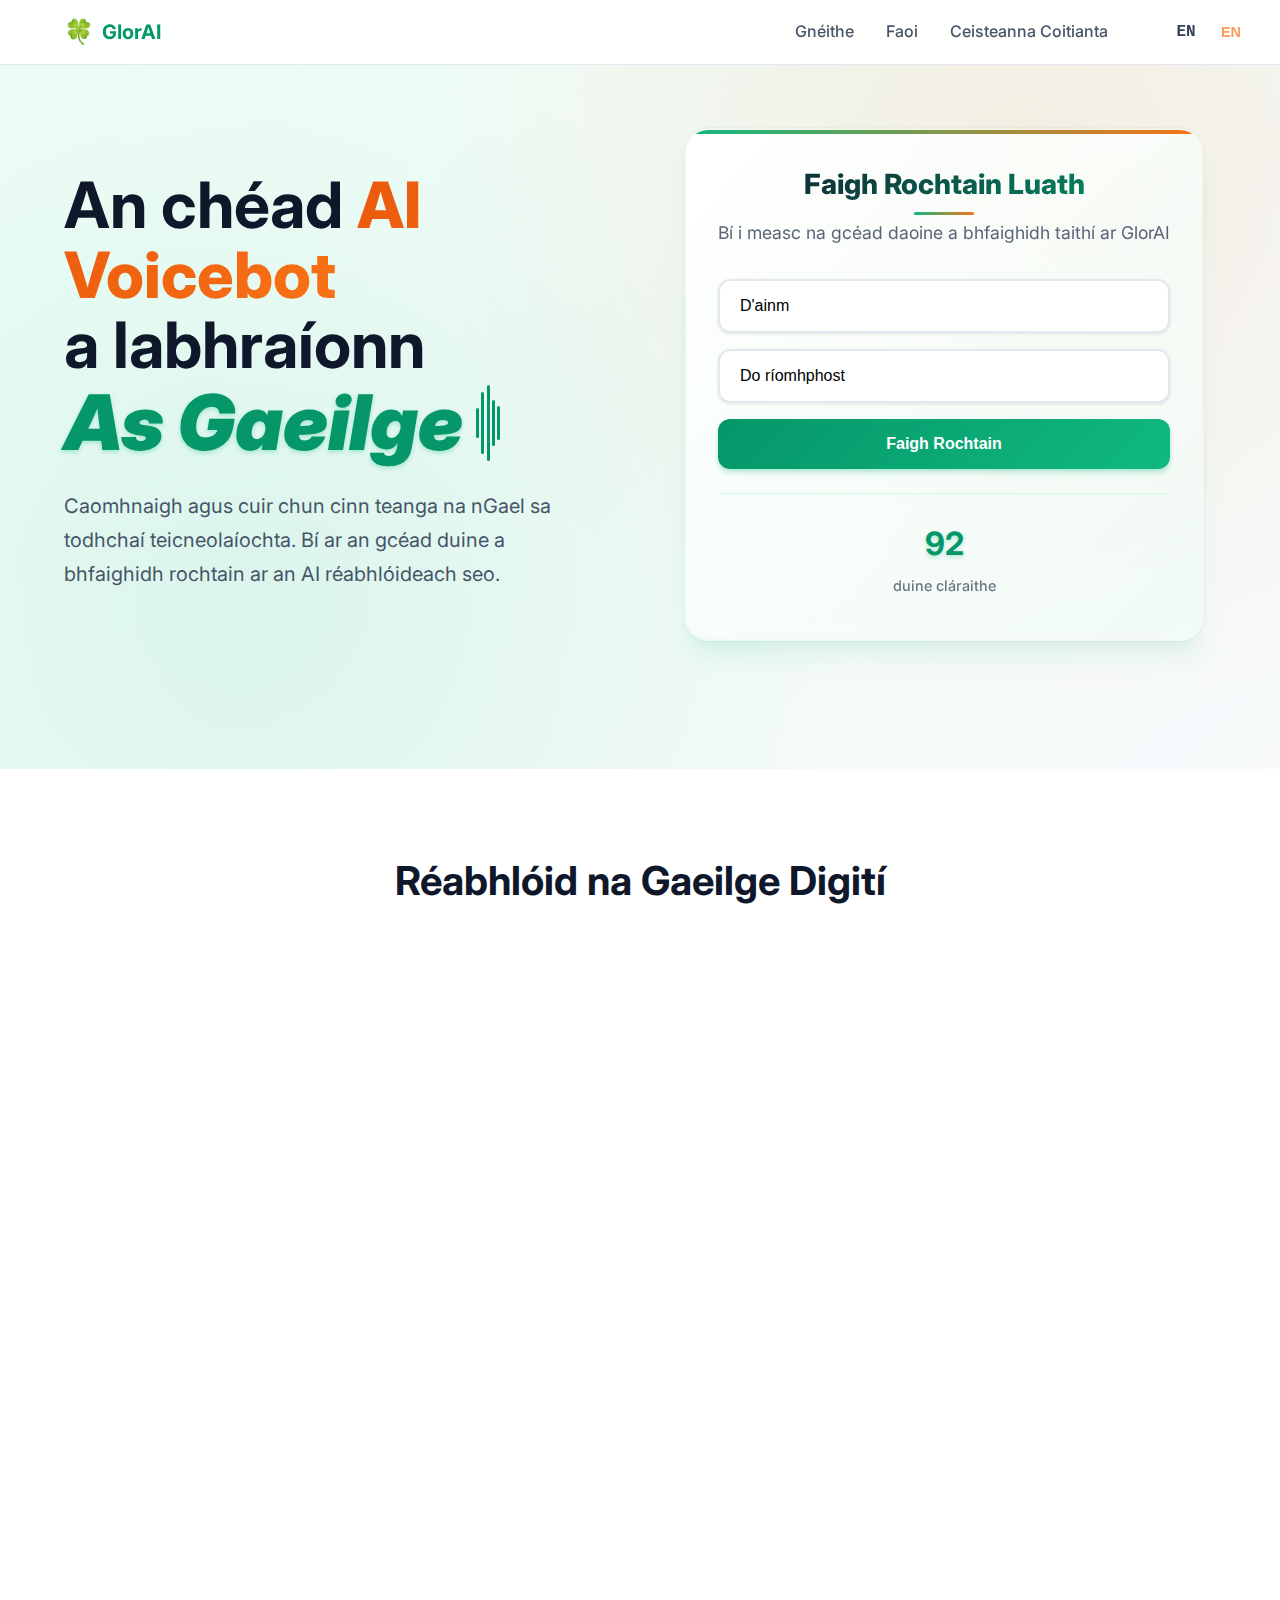
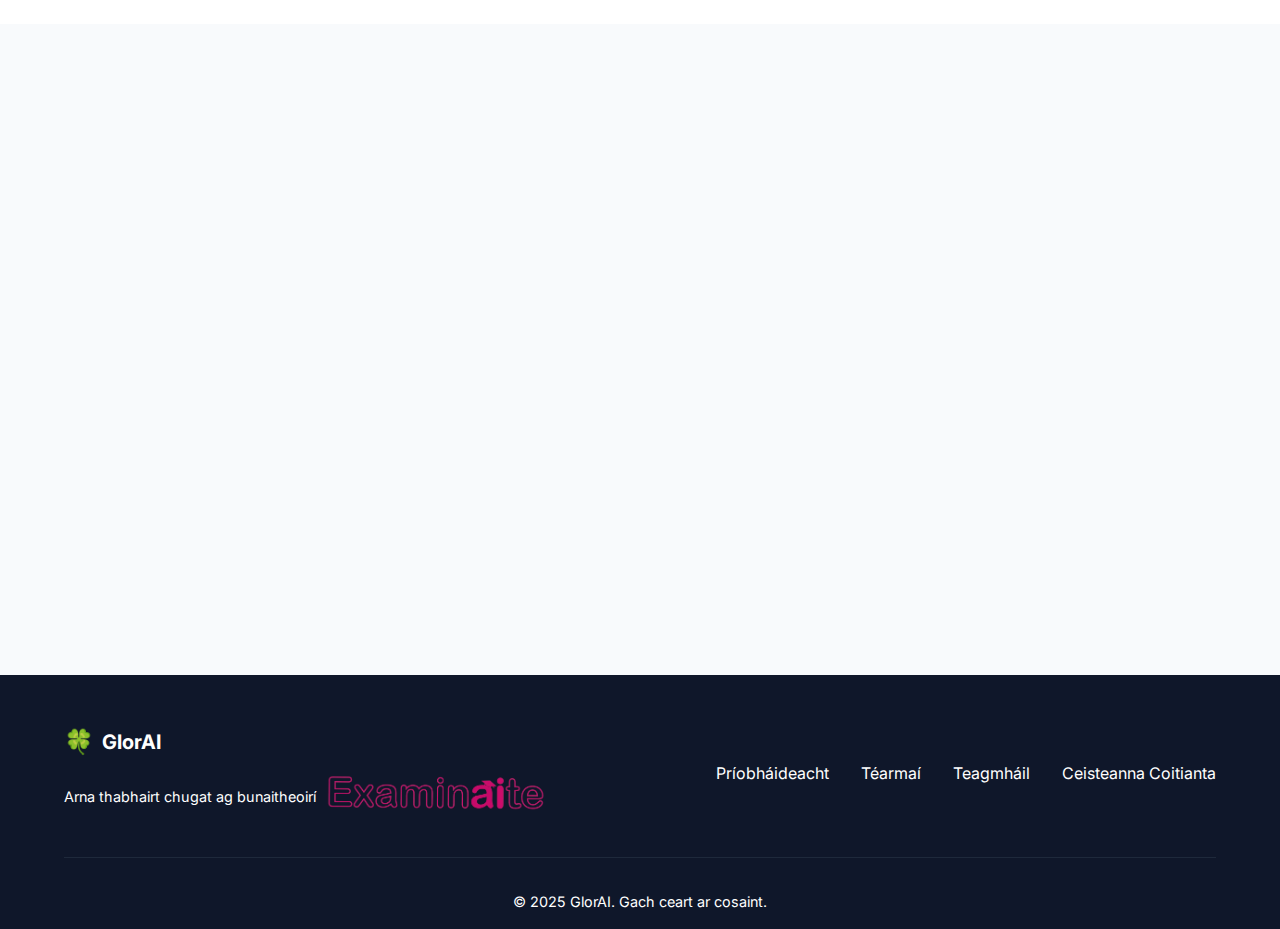
<file: index.html>
<!DOCTYPE html>
<html lang="en" class="notranslate" translate="no">
<head>
    <meta charset="UTF-8">
    <meta name="viewport" content="width=device-width, initial-scale=1.0">
    <title>GlorAI - An tIntleacht Shaorga As Gaeilge</title>
    <meta name="description" content="The first AI Voicebot that speaks Irish. Preserving the Irish language through cutting-edge technology.">
    <meta name="google" content="notranslate">
    <link rel="stylesheet" href="styles.css?v=3.4">
    <link rel="preconnect" href="https://fonts.googleapis.com">
    <link rel="preconnect" href="https://fonts.gstatic.com" crossorigin>
    <link href="https://fonts.googleapis.com/css2?family=Inter:wght@300;400;500;600;700&display=swap" rel="stylesheet">
    <link rel="icon" type="image/svg+xml" href="data:image/svg+xml,<svg xmlns='http://www.w3.org/2000/svg' viewBox='0 0 100 100'><text y='.9em' font-size='90'>🍀</text></svg>">
</head>
<body>
    <header class="header">
        <nav class="nav">
            <div class="nav-container">
                <div class="logo">
                    <span class="logo-icon">🍀</span>
                    <span class="logo-text">GlorAI</span>
                </div>
                <div class="nav-links">
                    <a href="#features" class="nav-link" data-en="Features" data-ga="Gnéithe">Features</a>
                    <a href="#about" class="nav-link" data-en="About" data-ga="Faoi">About</a>
                    <a href="faq.html" class="nav-link" data-en="FAQ" data-ga="Ceisteanna Coitianta">FAQ</a>
                    <div class="language-toggle">
                        <button type="button" id="langToggle" class="lang-button">
                            <span class="lang-text">EN</span>
                        </button>
                    </div>
                </div>
            </div>
        </nav>
    </header>

    <main>
        <!-- Hero Section -->
        <section class="hero">
            <div class="hero-container">
                <div class="hero-content">
                    <h1 class="hero-title">
                        <span data-en="The first <span class='ai-voicebot'>AI Voicebot</span><br>that speaks <span class='irish-text-with-waves'><span class='irish-text'>Irish</span><span class='text-sound-waves'><span class='wave'></span><span class='wave'></span><span class='wave'></span><span class='wave'></span><span class='wave'></span></span></span>" data-ga="An chéad <span class='ai-voicebot'>AI Voicebot</span><br>a labhraíonn <span class='irish-text-with-waves'><span class='irish-text'>As Gaeilge</span><span class='text-sound-waves'><span class='wave'></span><span class='wave'></span><span class='wave'></span><span class='wave'></span><span class='wave'></span></span></span>">The first <span class="ai-voicebot">AI Voicebot</span><br>that speaks <span class="irish-text-with-waves"><span class="irish-text">Irish</span><span class="text-sound-waves"><span class="wave"></span><span class="wave"></span><span class="wave"></span><span class="wave"></span><span class="wave"></span></span></span></span>
                    </h1>
                    
                    <!-- Mobile Form - shown only on mobile between title and description -->
                    <div class="early-access-form mobile-form">
                        <h3 class="form-title" data-en="Get Early Access" data-ga="Faigh Rochtain Luath">Get Early Access</h3>
                        <p class="form-subtitle" data-en="Be among the first to experience GlorAI" data-ga="Bí i measc na gcéad daoine a bhfaighidh taithí ar GlorAI">Be among the first to experience GlorAI</p>
                     
                        <form class="signup-form" id="mobileSignupForm">
                            <div class="form-row">
                                <input type="text" id="mobileName" name="name" class="form-input" placeholder="Your name" data-placeholder-en="Your name" data-placeholder-ga="D'ainm" required>
                                <input type="email" id="mobileEmail" name="email" class="form-input" placeholder="Your email" data-placeholder-en="Your email" data-placeholder-ga="Do ríomhphost" required>
                                <button type="submit" class="submit-btn">
                                    <span data-en="Get Access" data-ga="Faigh Rochtain">Get Access</span>
                                    <div class="button-spinner" id="mobileSpinner" style="display: none;"></div>
                                </button>
                            </div>
                        </form>
                        
                        <div class="signup-stats">
                            <span class="stat-number" id="mobile-waitlist-count">247</span>
                            <span class="stat-label" data-en="people signed up" data-ga="duine cláraithe">people signed up</span>
                        </div>
                        
                        <div class="success-message" id="mobileSuccessMessage" style="display: none;">
                            <div class="success-icon">✅</div>
                            <h4 data-en="Thank you!" data-ga="Go raibh maith agat!">Thank you!</h4>
                            <p data-en="You're on the list! We'll notify you when GlorAI is ready." data-ga="Tá tú ar an liosta! Cuirfimid ar an eolas tú nuair a bheidh GlorAI réidh.">You're on the list! We'll notify you when GlorAI is ready.</p>
                        </div>
                    </div>
                    
                    <p class="hero-description" data-en="Preserve and promote the Irish language through cutting-edge AI technology. Experience the future of Irish conversation." data-ga="Caomhnaigh agus cuir chun cinn teanga na nGael sa todhchaí teicneolaíochta. Bí ar an gcéad duine a bhfaighidh rochtain ar an AI réabhlóideach seo.">
                        Preserve and promote the Irish language through cutting-edge AI technology. Experience the future of Irish conversation.
                    </p>
                </div>
                <div class="hero-visual">
                    <!-- Early Access Form -->
                    <div class="early-access-form">
                        <h3 class="form-title" data-en="Get Early Access" data-ga="Faigh Rochtain Luath">Get Early Access</h3>
                        <p class="form-subtitle" data-en="Be among the first to experience GlorAI" data-ga="Bí i measc na gcéad daoine a bhfaighidh taithí ar GlorAI">Be among the first to experience GlorAI</p>
                     
                        <form class="signup-form" id="signupForm">
                            <div class="form-row">
                                <input type="text" id="name" name="name" class="form-input" placeholder="Your name" data-placeholder-en="Your name" data-placeholder-ga="D'ainm" required>
                                <input type="email" id="email" name="email" class="form-input" placeholder="Your email" data-placeholder-en="Your email" data-placeholder-ga="Do ríomhphost" required>
                                <button type="submit" class="submit-btn">
                                    <span data-en="Get Access" data-ga="Faigh Rochtain">Get Access</span>
                                    <div class="button-spinner" id="spinner" style="display: none;"></div>
                                </button>
                            </div>
                        </form>
                        
                        <div class="signup-stats">
                            <span class="stat-number" id="waitlist-count">247</span>
                            <span class="stat-label" data-en="people signed up" data-ga="duine cláraithe">people signed up</span>
                        </div>
                        
                        <div class="success-message" id="successMessage" style="display: none;">
                            <div class="success-icon">✅</div>
                            <h4 data-en="Thank you!" data-ga="Go raibh maith agat!">Thank you!</h4>
                            <p data-en="You're on the list! We'll notify you when GlorAI is ready." data-ga="Tá tú ar an liosta! Cuirfimid ar an eolas tú nuair a bheidh GlorAI réidh.">You're on the list! We'll notify you when GlorAI is ready.</p>
                        </div>
                    </div>
                </div>
            </div>
        </section>

        <!-- Features Section -->
        <section id="features" class="features">
            <div class="container">
                <h2 class="section-title" data-en="The Digital Irish Revolution" data-ga="Réabhlóid na Gaeilge Digití">Réabhlóid na Gaeilge Digití</h2>
                <div class="features-grid">
                    <div class="feature-card">
                        <div class="feature-icon">🎙️</div>
                        <h3 data-en="Natural Conversation" data-ga="Comhrá Nádúrtha">Comhrá Nádúrtha</h3>
                        <p data-en="Talk to the AI as you would with a friend. It understands different dialects and natural Irish expressions." data-ga="Labhair leis an AI mar a dhéanfá le cara. Tuigeann sé canúintí éagsúla agus friotal nádúrtha na Gaeilge.">Labhair leis an AI mar a dhéanfá le cara. Tuigeann sé canúintí éagsúla agus friotal nádúrtha na Gaeilge.</p>
                    </div>
                    <div class="feature-card">
                        <div class="feature-icon">🧠</div>
                        <h3 data-en="True Understanding" data-ga="Fíor-Thuiscint">Fíor-Thuiscint</h3>
                        <p data-en="Uses the latest AI technology to fully comprehend Irish conversation and context." data-ga="Úsáideann ár dteicneolaíocht AI is déanaí chun ciall iomlán a bhaint as comhrá Gaeilge.">Úsáideann ár dteicneolaíocht AI is déanaí chun ciall iomlán a bhaint as comhrá Gaeilge.</p>
                    </div>
                    <div class="feature-card">
                        <div class="feature-icon">🏛️</div>
                        <h3 data-en="History & Culture" data-ga="Stair agus Cultúr">Stair agus Cultúr</h3>
                        <p data-en="Deep knowledge of Irish history, literature, and culture - integrated into every conversation." data-ga="Eolas domhain ar stair, litríocht, agus cultúr na hÉireann - mar chuid de gach comhrá.">Eolas domhain ar stair, litríocht, agus cultúr na hÉireann - mar chuid de gach comhrá.</p>
                    </div>
                    <div class="feature-card">
                        <div class="feature-icon">📚</div>
                        <h3 data-en="Language Learning" data-ga="Foghlaim Teanga">Foghlaim Teanga</h3>
                        <p data-en="Helps Irish learners at every level, from beginner to fluent speaker." data-ga="Cabhraíonn sé le foghlaimeoirí Gaeilge ag gach leibhéal, ó thosaitheoir go dtí cainteoir líofa.">Cabhraíonn sé le foghlaimeoirí Gaeilge ag gach leibhéal, ó thosaitheoir go dtí cainteoir líofa.</p>
                    </div>
                    <div class="feature-card">
                        <div class="feature-icon">🌍</div>
                        <h3 data-en="Global Community" data-ga="Pobal Domhanda">Pobal Domhanda</h3>
                        <p data-en="Connect with Irish speakers worldwide and preserve our language together." data-ga="Ceangail le cainteoirí Gaeilge ar fud an domhain agus caomhnaigh ár dteanga le chéile.">Ceangail le cainteoirí Gaeilge ar fud an domhain agus caomhnaigh ár dteanga le chéile.</p>
                    </div>
                    <div class="feature-card">
                        <div class="feature-icon">⚡</div>
                        <h3 data-en="Fast & Reliable" data-ga="Tapa agus Iontaofa">Tapa agus Iontaofa</h3>
                        <p data-en="Lightning-fast responses with accurate understanding of context and meaning." data-ga="Freagraí meandaracha le tuiscint cheart ar chomhthéacs agus ciall.">Freagraí meandaracha le tuiscint cheart ar chomhthéacs agus ciall.</p>
                    </div>
                </div>
            </div>
        </section>

        <!-- About Section -->
        <section id="about" class="about">
            <div class="container">
                <div class="about-content">
                    <div class="about-text">
                        <h2 data-en="Our Vision" data-ga="Ár bhFís">Ár bhFís</h2>
                        <p class="lead" data-en="Irish is a living, rich language that is growing in the digital world. With GlorAI, we're giving AI the opportunity to speak in the language of our ancestors." data-ga="Tá an Ghaeilge ina teanga bheo, dhomhain atá ag fás sa domhan digiteach. Le GlorAI, tá muid ag tabhairt deis don AI labhairt i dteanga ár sinnsir.">
                            Tá an Ghaeilge ina teanga bheo, dhomhain atá ag fás sa domhan digiteach. 
                            Le GlorAI, tá muid ag tabhairt deis don AI labhairt i dteanga ár sinnsir.
                        </p>
                        <p data-en="We're not just creating cutting-edge technology, we're ensuring that Irish has a place in the digital future. This is a crucial step in preserving and promoting our linguistic heritage." data-ga="Ní hamháin go bhfuil muid ag cruthú teicneolaíochta nua-aimseartha, ach tá muid ag cinntiú go mbeidh áit ag an nGaeilge sa todhchaí digiteach. Is céim thábhachtach é seo i gcaomhnú agus i gcur chun cinn ár n-oidhreachta teanga.">
                            Ní hamháin go bhfuil muid ag cruthú teicneolaíochta nua-aimseartha, 
                            ach tá muid ag cinntiú go mbeidh áit ag an nGaeilge sa todhchaí digiteach. 
                            Is céim thábhachtach é seo i gcaomhnú agus i gcur chun cinn ár n-oidhreachta teanga.
                        </p>
                        <div class="mission-points">
                            <div class="point">
                                <span class="point-icon">✨</span>
                                <span data-en="Preserving Irish in the digital age" data-ga="Caomhnú na Gaeilge sa ré dhigiteach">Caomhnú na Gaeilge sa ré dhigiteach</span>
                            </div>
                            <div class="point">
                                <span class="point-icon">🚀</span>
                                <span data-en="Irish-language technology innovation" data-ga="Nuálaíocht teicneolaíochta As Gaeilge">Nuálaíocht teicneolaíochta As Gaeilge</span>
                            </div>
                            <div class="point">
                                <span class="point-icon">🤝</span>
                                <span data-en="Strengthening the speaker community" data-ga="Pobal cainteoirí a neartú">Pobal cainteoirí a neartú</span>
                            </div>
                        </div>
                    </div>
                    <div class="about-visual">
                        <div class="ireland-outline">
                            <svg viewBox="0 0 200 300" class="ireland-svg">
                                <path d="M50 50 Q80 20 120 40 Q160 30 180 70 Q190 100 170 140 Q180 180 160 220 Q140 260 100 250 Q60 270 40 230 Q20 190 30 150 Q10 110 30 80 Q35 60 50 50" 
                                      fill="url(#irelandGradient)" stroke="#2D5A2D" stroke-width="2"/>
                                <defs>
                                    <linearGradient id="irelandGradient" x1="0%" y1="0%" x2="0%" y2="100%">
                                        <stop offset="0%" style="stop-color:#4ADE80;stop-opacity:0.3" />
                                        <stop offset="100%" style="stop-color:#16A34A;stop-opacity:0.6" />
                                    </linearGradient>
                                </defs>
                            </svg>
                        </div>
                    </div>
                </div>
            </div>
        </section>


    </main>

    <footer class="footer">
        <div class="container">
            <div class="footer-content">
                <div class="footer-brand">
                    <div class="logo">
                        <span class="logo-icon">🍀</span>
                        <span class="logo-text">GlorAI</span>
                    </div>
                    <p class="footer-credit" data-en="Brought to you by the founders of <a href='https://examinaite.ie/' target='_blank' rel='noopener noreferrer' class='examinaite-logo-link'><img src='images/examinaite-logo.png' alt='Examinaite' class='examinaite-logo'></a>" data-ga="Arna thabhairt chugat ag bunaitheoirí <a href='https://examinaite.ie/' target='_blank' rel='noopener noreferrer' class='examinaite-logo-link'><img src='images/examinaite-logo.png' alt='Examinaite' class='examinaite-logo'></a>">Brought to you by the founders of <a href="https://examinaite.ie/" target="_blank" rel="noopener noreferrer" class="examinaite-logo-link"><img src="images/examinaite-logo.png" alt="Examinaite" class="examinaite-logo"></a></p>
                </div>
                <div class="footer-links">
                    <a href="#privacy" data-en="Privacy" data-ga="Príobháideacht">Príobháideacht</a>
                    <a href="#terms" data-en="Terms" data-ga="Téarmaí">Téarmaí</a>
                    <a href="#contact" data-en="Contact" data-ga="Teagmháil">Teagmháil</a>
                    <a href="faq.html" data-en="FAQ" data-ga="Ceisteanna Coitianta">Ceisteanna Coitianta</a>
                </div>
            </div>
            <div class="footer-bottom">
                <p data-en="&copy; 2025 GlorAI. All rights reserved." data-ga="&copy; 2025 GlorAI. Gach ceart ar cosaint.">&copy; 2024 GlorAI. Gach ceart ar cosaint.</p>
               
            </div>
        </div>
    </footer>

    <script src="script.js?v=2.5"></script>
</body>
</html>
</file>
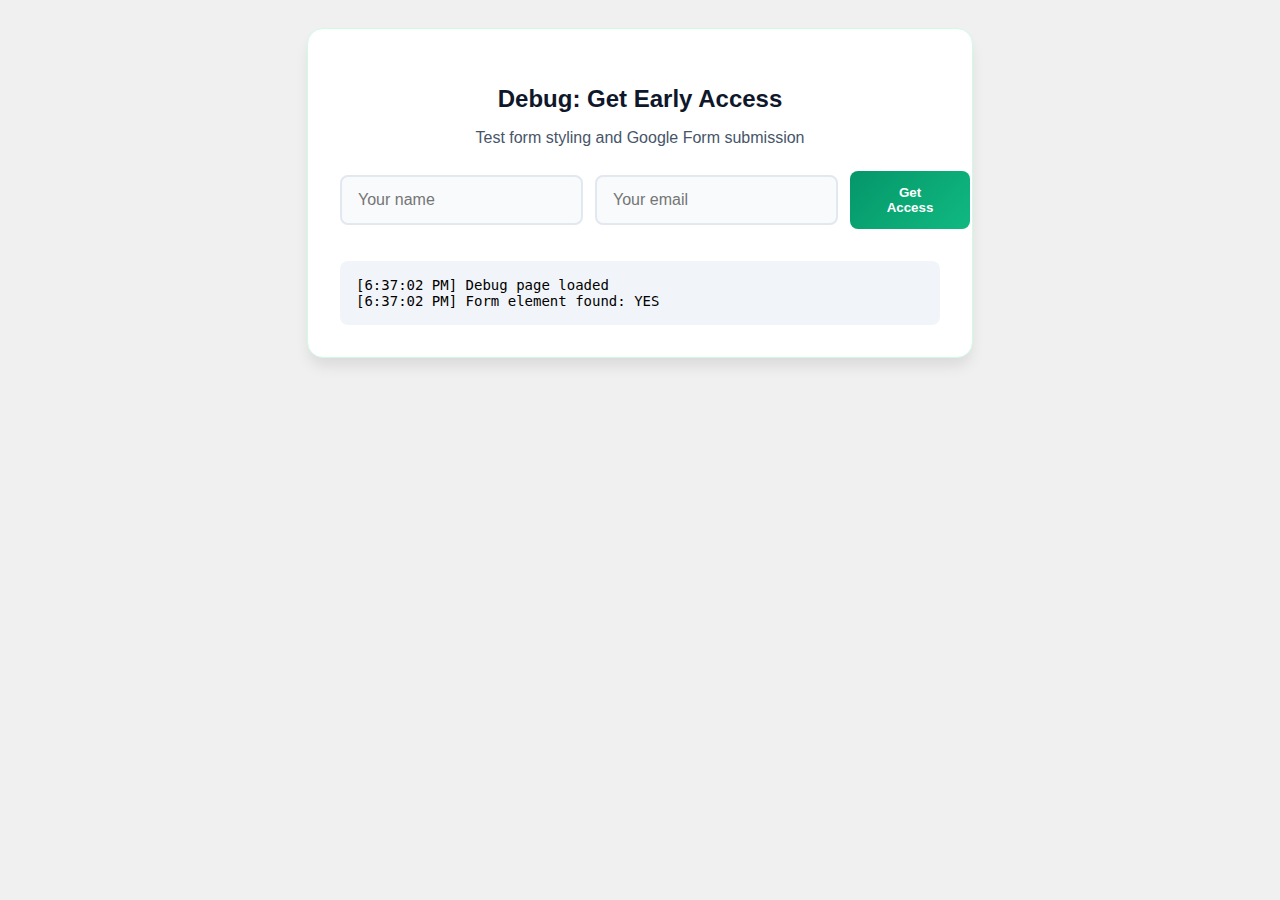
<file: debug.html>
<!DOCTYPE html>
<html lang="en">
<head>
    <meta charset="UTF-8">
    <meta name="viewport" content="width=device-width, initial-scale=1.0">
    <title>Debug - GlorAI Form</title>
    <style>
        body {
            font-family: 'Inter', sans-serif;
            padding: 20px;
            background: #f0f0f0;
        }
        
        .test-form {
            max-width: 600px;
            margin: 0 auto;
            background: white;
            padding: 2rem;
            border-radius: 1rem;
            box-shadow: 0 10px 15px -3px rgba(0, 0, 0, 0.1);
            border: 1px solid #d1fae5;
        }
        
        .form-title {
            font-size: 1.5rem;
            font-weight: 700;
            color: #0f172a;
            margin-bottom: 0.5rem;
            text-align: center;
        }
        
        .form-subtitle {
            color: #475569;
            text-align: center;
            margin-bottom: 1.5rem;
        }
        
        .form-row {
            display: grid;
            grid-template-columns: 1fr 1fr auto;
            gap: 0.75rem;
            align-items: center;
            margin-bottom: 1rem;
        }
        
        .form-row input {
            padding: 0.875rem 1rem;
            border: 2px solid #e2e8f0;
            border-radius: 0.5rem;
            font-size: 1rem;
            background: #f8fafc;
            transition: all 0.3s ease;
        }
        
        .form-row input:focus {
            outline: none;
            border-color: #10b981;
            background: white;
            box-shadow: 0 0 0 3px rgba(16, 185, 129, 0.1);
        }
        
        .submit-btn {
            background: linear-gradient(135deg, #059669 0%, #10b981 100%);
            color: white;
            border: none;
            padding: 0.875rem 1.5rem;
            border-radius: 0.5rem;
            font-weight: 600;
            cursor: pointer;
            transition: all 0.3s ease;
            min-width: 120px;
        }
        
        .submit-btn:hover {
            transform: translateY(-1px);
            box-shadow: 0 10px 15px -3px rgba(0, 0, 0, 0.1);
        }
        
        .success-message {
            display: none;
            text-align: center;
            padding: 1.5rem;
            background: #ecfdf5;
            border: 1px solid #d1fae5;
            border-radius: 0.75rem;
            margin-top: 1rem;
        }
        
        .success-message.show {
            display: block;
        }
        
        @media (max-width: 768px) {
            .form-row {
                grid-template-columns: 1fr;
                gap: 1rem;
            }
        }
    </style>
</head>
<body>
    <div class="test-form">
        <h3 class="form-title">Debug: Get Early Access</h3>
        <p class="form-subtitle">Test form styling and Google Form submission</p>
        
        <form id="debugForm">
            <div class="form-row">
                <input type="text" id="debugName" name="name" placeholder="Your name" required>
                <input type="email" id="debugEmail" name="email" placeholder="Your email" required>
                <button type="submit" class="submit-btn">Get Access</button>
            </div>
        </form>
        
        <div class="success-message" id="debugSuccess">
            <div style="font-size: 2rem; margin-bottom: 0.5rem;">✅</div>
            <h4 style="color: #047857; margin-bottom: 0.5rem;">Thank you!</h4>
            <p style="color: #059669;">Form submitted successfully!</p>
        </div>
        
        <div id="debugLog" style="margin-top: 2rem; padding: 1rem; background: #f1f5f9; border-radius: 0.5rem; font-family: monospace; font-size: 0.875rem;"></div>
    </div>

    <script>
        const debugForm = document.getElementById('debugForm');
        const debugSuccess = document.getElementById('debugSuccess');
        const debugLog = document.getElementById('debugLog');
        
        function log(message) {
            const timestamp = new Date().toLocaleTimeString();
            debugLog.innerHTML += `[${timestamp}] ${message}<br>`;
            console.log(message);
        }
        
        log('Debug page loaded');
        log('Form element found: ' + (debugForm ? 'YES' : 'NO'));
        
        debugForm.addEventListener('submit', async function(e) {
            e.preventDefault();
            log('Form submitted');
            
            const formData = new FormData(this);
            const name = formData.get('name').trim();
            const email = formData.get('email').trim();
            
            log(`Name: ${name}, Email: ${email}`);
            
            if (!name || !email) {
                log('ERROR: Missing name or email');
                return;
            }
            
            try {
                log('Attempting Google Form submission...');
                
                const googleFormUrl = 'https://docs.google.com/forms/d/e/1FAIpQLSdqBSUPmkABigWFVJJAiSOOh0UUfRWHuLtLiu14Rz_wMuS3dA/formResponse';
                                 const googleFormData = new FormData();
                 googleFormData.append('entry.1096888862', name);
                 googleFormData.append('entry.1534687542', email);
                
                log('Form data prepared');
                
                await fetch(googleFormUrl, {
                    method: 'POST',
                    body: googleFormData,
                    mode: 'no-cors'
                });
                
                log('Fetch request sent');
                
                // Hide form and show success
                debugForm.style.display = 'none';
                debugSuccess.classList.add('show');
                log('SUCCESS: Form submitted to Google Forms');
                
            } catch (error) {
                log('ERROR: ' + error.message);
                // Even with CORS errors, the form might still submit
                debugForm.style.display = 'none';
                debugSuccess.classList.add('show');
                log('Assuming success despite CORS error');
            }
        });
    </script>
</body>
</html>
</file>
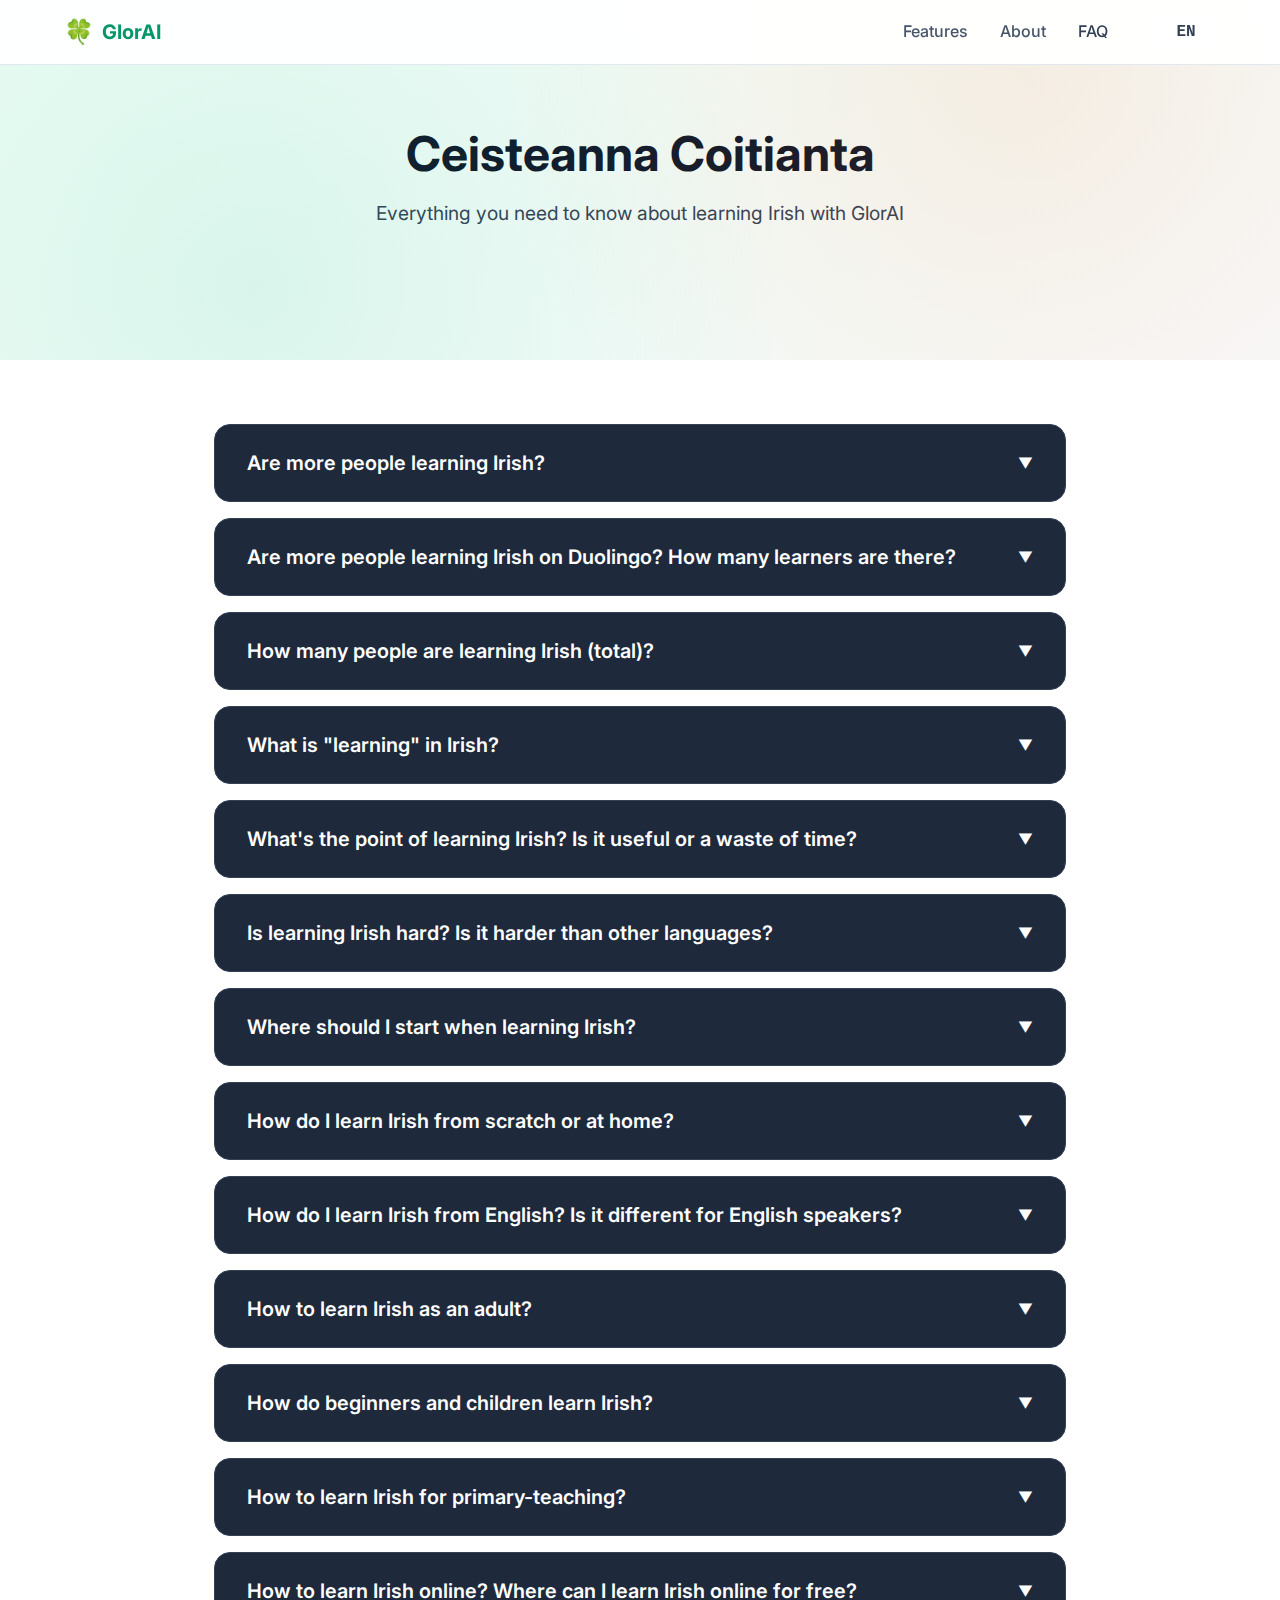
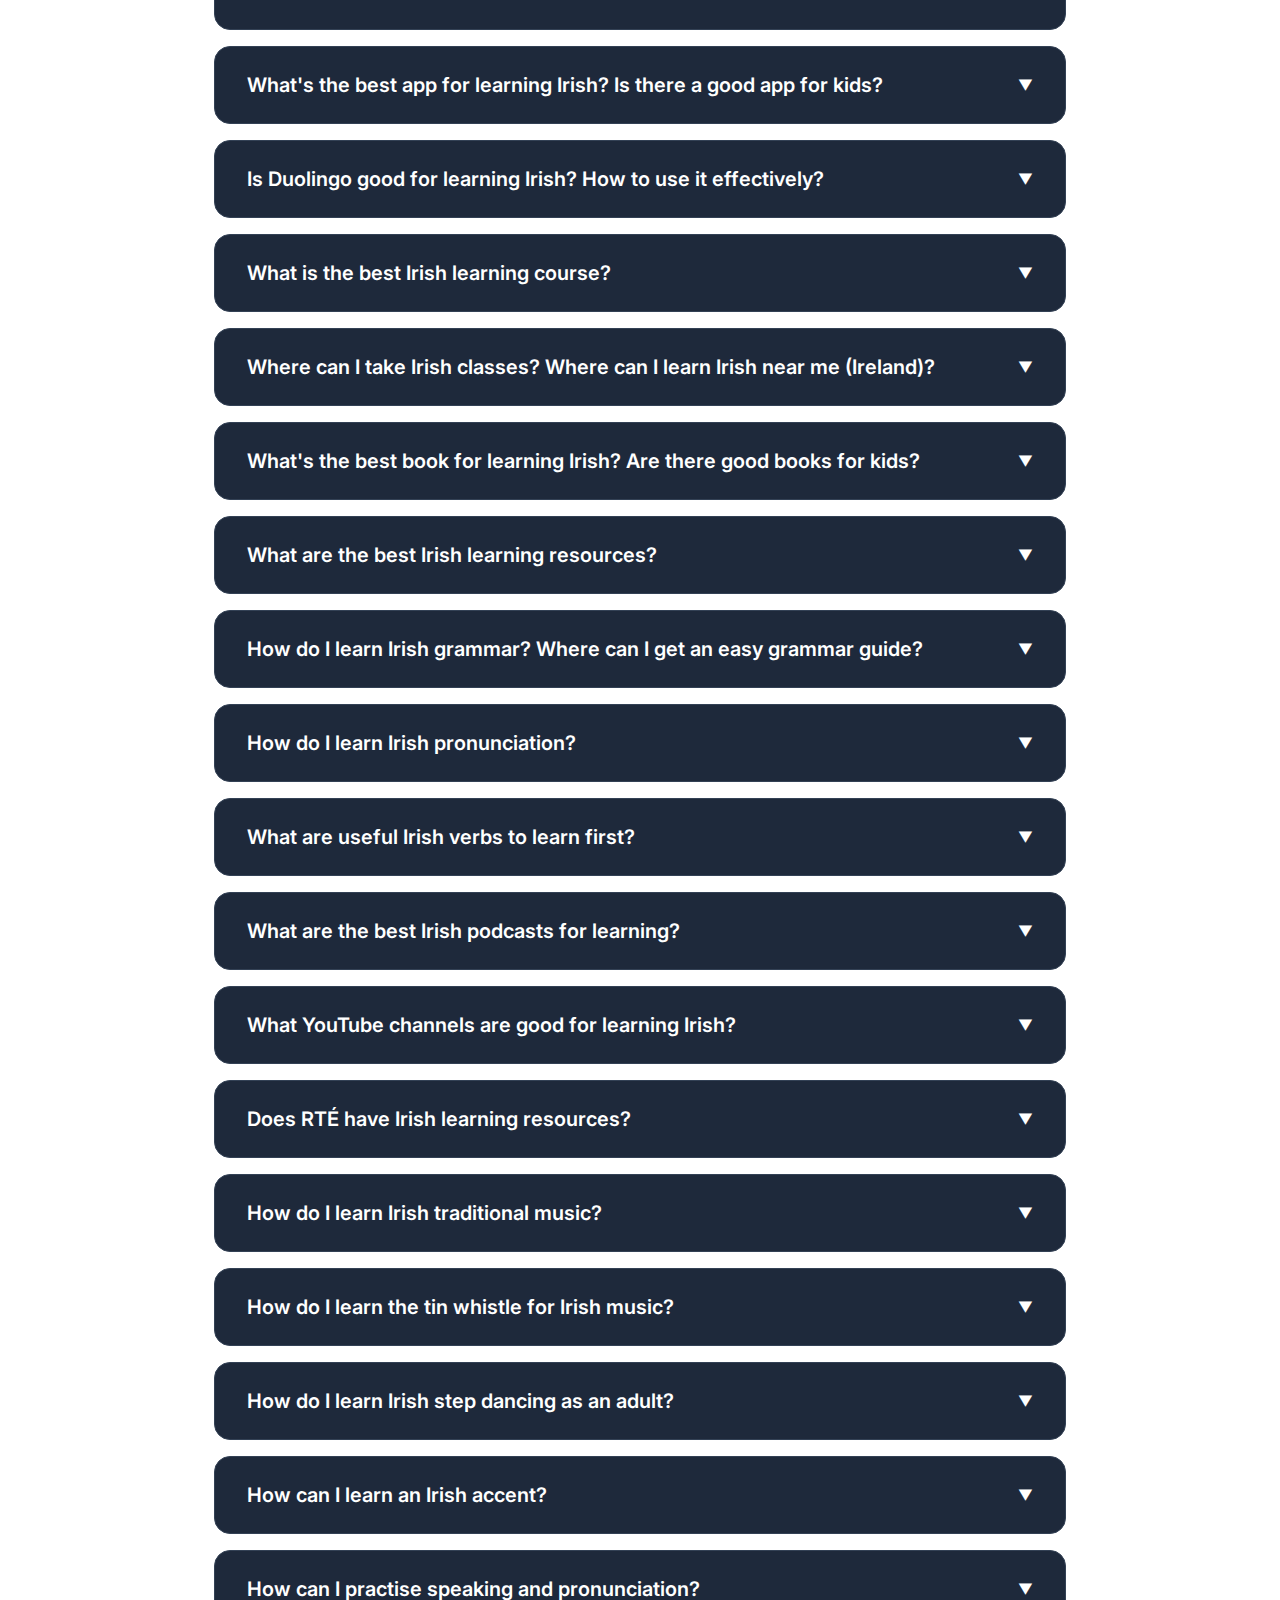
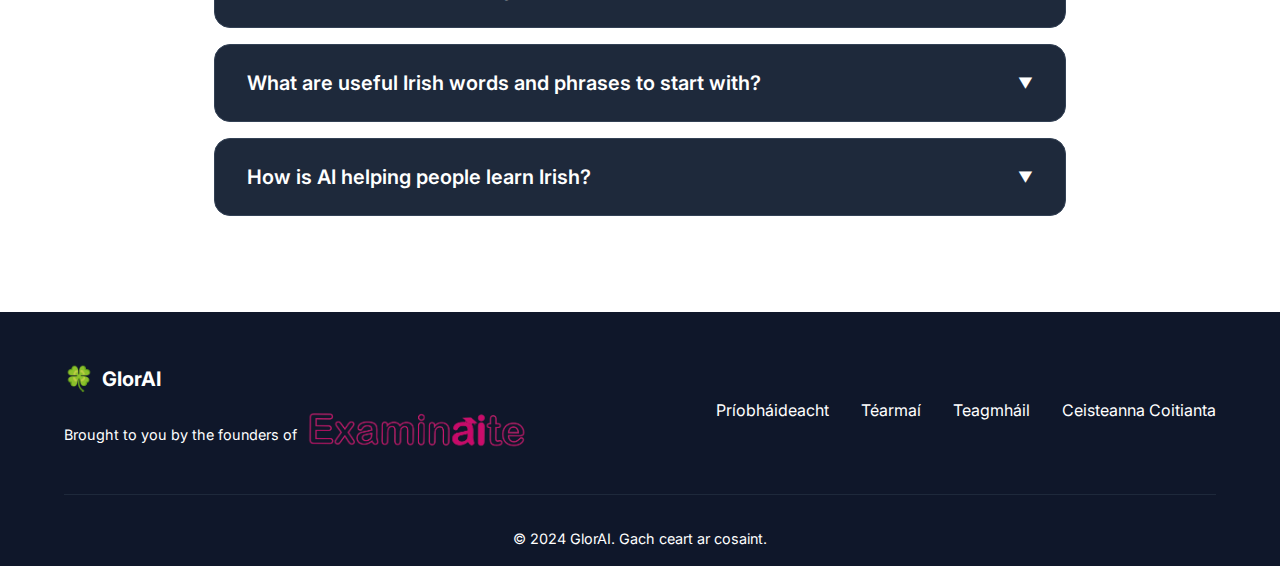
<file: faq.html>
<!DOCTYPE html>
<html lang="en" class="notranslate" translate="no">
<head>
    <meta charset="UTF-8">
    <meta name="viewport" content="width=device-width, initial-scale=1.0">
    <title>FAQ - GlorAI - An tIntleacht Shaorga As Gaeilge</title>
    <meta name="description" content="Frequently asked questions about learning Irish (Gaeilge) - resources, courses, apps, and more.">
    <meta name="google" content="notranslate">
    <link rel="stylesheet" href="styles.css?v=3.4">
    <link rel="preconnect" href="https://fonts.googleapis.com">
    <link rel="preconnect" href="https://fonts.gstatic.com" crossorigin>
    <link href="https://fonts.googleapis.com/css2?family=Inter:wght@300;400;500;600;700&display=swap" rel="stylesheet">
    <link rel="icon" type="image/svg+xml" href="data:image/svg+xml,<svg xmlns='http://www.w3.org/2000/svg' viewBox='0 0 100 100'><text y='.9em' font-size='90'>🍀</text></svg>">
</head>
<body>
    <header class="header">
        <nav class="nav">
            <div class="nav-container">
                <div class="logo">
                    <a href="index.html" style="text-decoration: none; color: inherit; display: flex; align-items: center; gap: 0.5rem;">
                        <span class="logo-icon">🍀</span>
                        <span class="logo-text">GlorAI</span>
                    </a>
                </div>
                <div class="nav-links">
                    <a href="index.html#features" class="nav-link" data-en="Features" data-ga="Gnéithe">Features</a>
                    <a href="index.html#about" class="nav-link" data-en="About" data-ga="Faoi">About</a>
                    <a href="faq.html" class="nav-link active" data-en="FAQ" data-ga="Ceisteanna Coitianta">FAQ</a>
                    <div class="language-toggle">
                        <button type="button" id="langToggle" class="lang-button">
                            <span class="lang-text">EN</span>
                        </button>
                    </div>
                </div>
            </div>
        </nav>
    </header>

    <main>
        <!-- FAQ Hero Section -->
        <section class="hero" style="min-height: 40vh; padding: 8rem 0 4rem;">
            <div class="container">
                <div class="hero-content" style="max-width: 800px; margin: 0 auto; text-align: center;">
                    <h1 class="hero-title" style="font-size: 3rem; margin-bottom: 1rem;">
                        <span data-en="Frequently Asked Questions" data-ga="Ceisteanna Coitianta">Ceisteanna Coitianta</span>
                    </h1>
                    <p class="hero-description" style="font-size: 1.2rem; color: var(--slate-400);">
                        <span data-en="Everything you need to know about learning Irish with GlorAI" data-ga="Gach rud a theastaíonn uait faoi fhoghlaim na Gaeilge le GlorAI">Everything you need to know about learning Irish with GlorAI</span>
                    </p>
                </div>
            </div>
        </section>

        <!-- FAQ Content Section -->
        <section class="features" style="padding: 4rem 0 6rem;">
            <div class="container" style="max-width: 900px;">
                <div class="faq-container">
                    
                    <!-- General Interest -->
                    <div class="faq-item">
                        <h3 class="faq-question">Are more people learning Irish?</h3>
                        <div class="faq-answer">
                            <div class="faq-answer-content">
                                <p>Yes. The Irish language has seen a revival. A July 2024 IBEC report said there has been a 71% increase in people living in Ireland who can speak Irish since 1991. Growth of Gaelscoileanna (Irish-medium schools), better teaching in mainstream schools and apps like Duolingo mean more people are learning now than in previous generations.</p>
                                <p>During 2020–2021 there was a huge spike: Irish Central reported that the Irish course became the fastest-growing Duolingo course and, in 2021, about 1.1 million users were actively learning Irish. The national broadcaster Ireland.ie credits pop-up Gaeltachts, social media and the rise of Irish-language music (e.g. Kneecap) for boosting interest.</p>
                            </div>
                        </div>
                    </div>

                    <div class="faq-item">
                        <h3 class="faq-question">Are more people learning Irish on Duolingo? How many learners are there?</h3>
                        <div class="faq-answer">
                            <div class="faq-answer-content">
                                <p>Duolingo remains the most popular Irish-learning app. Irish Central's August 2025 piece notes there are about 950,000 active users in the Irish course and suggests that 34 hours on Duolingo can equal a university semester. The IBEC article gives an even larger figure, saying more than one million active learners and over five million who have tried the course.</p>
                                <p>Duolingo is a great starting point, but be careful: some errors and AI-generated voices can confuse beginners. The Geeky Gaeilgeoir blog recommends using Duolingo only after you have a foundation, since it's not ideal as a sole resource.</p>
                            </div>
                        </div>
                    </div>

                    <div class="faq-item">
                        <h3 class="faq-question">How many people are learning Irish (total)?</h3>
                        <div class="faq-answer">
                            <div class="faq-answer-content">
                                <p>Combining school pupils, adult learners and app users gives an impressive number: over five million people worldwide have started to learn Irish through Duolingo alone. In Northern Ireland, Irish is offered in 41.9% of post-primary schools, and GCSE entries rose 14.9% in 2024.</p>
                            </div>
                        </div>
                    </div>

                    <div class="faq-item">
                        <h3 class="faq-question">What is "learning" in Irish?</h3>
                        <div class="faq-answer">
                            <div class="faq-answer-content">
                                <p>The noun for "learning" is <strong>foghlaim</strong>. Another term used in academic contexts is <strong>léann</strong>, meaning "scholarship or erudition". You might say <strong>Tá dearcadh dearfach acu i leith na foghlama</strong> ("They have a positive attitude to learning").</p>
                            </div>
                        </div>
                    </div>

                    <div class="faq-item">
                        <h3 class="faq-question">What's the point of learning Irish? Is it useful or a waste of time?</h3>
                        <div class="faq-answer">
                            <div class="faq-answer-content">
                                <p><strong>Cultural connection:</strong> Learning Irish links you to ancient stories, songs and proverbs. Even a few words help you understand Irish place-names and how your ancestors saw the world.</p>
                                <p><strong>Mental exercise:</strong> The language uses a different word order (VSO), initial mutations and two verbs for "to be," which make your brain work in new ways. Such challenges strengthen memory and problem-solving skills.</p>
                                <p><strong>Community & identity:</strong> Speaking even a little Irish can create instant connection with other Gaeilgeoirí. Pop-up Gaeltachts, podcasts and online communities are vibrant social circles where you will always get a warm welcome.</p>
                                <p><strong>Future opportunities:</strong> Irish is an official language of the EU. Positions in translation, media, education, AI voice technology (e.g. <a href="https://gaelgoir.ai" target="_blank">Gaelgoir.ai</a>) and tourism require Irish fluency.</p>
                                <p>So, learning Irish is not a waste of time; it enriches your life and supports a living language.</p>
                            </div>
                        </div>
                    </div>

                    <div class="faq-item">
                        <h3 class="faq-question">Is learning Irish hard? Is it harder than other languages?</h3>
                        <div class="faq-answer">
                            <div class="faq-answer-content">
                                <p>Not as bad as you think. Irish uses the same Latin alphabet as English and has only 11 irregular verbs. It lacks a word for "yes" or "no," but instead repeats the verb, making conversation more meaningful. Irish adjectives follow nouns and verbs come first (VSO), but once you get used to these patterns the language becomes very logical.</p>
                                <p>Perceived difficulty comes from historical teaching methods focused on rote grammar and translation. Modern resources (podcasts, songs, AI-powered apps like <a href="https://gaelgoir.ai" target="_blank">gaelgoir.ai</a> and interactive lyric translations on <a href="https://thekneecapp.ie" target="_blank">thekneecapp.ie</a>) make learning far more engaging.</p>
                                <p><strong>Try <a href="https://gaelgoir.ai" target="_blank">Gaelgoir AI</a> for 5 minutes a day</strong> → Real-time speaking practice As Gaeilge with instant feedback on pronunciation and phrasing.</p>
                                <p><strong>Make Irish part of your daily scroll</strong> → Learn new words straight from modern tunes on <a href="https://thekneecapp.ie" target="_blank">TheKneecapp.ie</a> — bilingual KNEECAP lyrics with side-by-side Irish/English so it actually sticks.</p>
                                <p><strong>If you're doing the Leaving or teaching it</strong> → <a href="https://examinaite.ie" target="_blank" class="examinaite-link">Examinaite.ie</a> generates curriculum-aligned Irish prompts, marking hints, and saves teachers hours while keeping students practising little and often.</p>
                            </div>
                        </div>
                    </div>

                    <!-- Getting Started & Strategy -->
                    <div class="faq-item">
                        <h3 class="faq-question">Where should I start when learning Irish?</h3>
                        <div class="faq-answer">
                            <div class="faq-answer-content">
                                <p><strong>1. Pick a dialect and basic course:</strong> Irish has three main dialects (Connacht, Munster and Ulster). Choose one, but don't worry too much; basics are shared. Books like <em>Learning Irish</em> by Mícheál Ó Siadhail cover the Connemara dialect, while the <em>Buntús Cainte</em> series uses standard Irish.</p>
                                <p><strong>2. Use reputable online courses:</strong> Gaelchultúr's Ranganna.com offers professionally developed courses (A1 – C2), short conversation classes and leaving-certificate prep.</p>
                                <p><strong>3. Incorporate media:</strong> Listen to RTÉ Raidió na Gaeltachta, TG4 and podcasts. Use lyric translation websites like <a href="https://thekneecapp.ie" target="_blank">thekneecapp.ie</a> to sing along with Kneecap's songs; this helps you internalise grammar and vocabulary through music.</p>
                                <p><strong>4. Practise speaking daily:</strong> AI voicebots like <a href="https://gaelgoir.ai" target="_blank">Gaelgoir.ai</a> let you talk to a fluent conversational partner anytime. You can practice your "cúpla focal" in a safe environment and get instant feedback on pronunciation.</p>
                                <p><strong>5. Stay motivated:</strong> Remember the Irish proverb <strong>"Tús maith, leath na hoibre"</strong> ("A good start is half the work"). Short daily practice is better than occasional cramming.</p>
                            </div>
                        </div>
                    </div>

                    <div class="faq-item">
                        <h3 class="faq-question">How do I learn Irish from scratch or at home?</h3>
                        <div class="faq-answer">
                            <div class="faq-answer-content">
                                <p><strong>Set up a structured routine:</strong> Combine a beginner course (e.g. Buntús Cainte or Ranganna.com) with daily practice using Duolingo or other apps. Use Irish-language media for immersion: Cúla4 cartoons, TG4 news and songs on <a href="https://thekneecapp.ie" target="_blank">thekneecapp.ie</a>.</p>
                                <p>AI voicebots like <a href="https://gaelgoir.ai" target="_blank">Gaelgoir.ai</a> are perfect for home practice; they simulate natural conversation and adapt to your level.</p>
                                <p><strong>Practise pronunciation early:</strong> Use the Teanglann.ie pronunciation database, which provides recordings for words in all three dialects.</p>
                                <p><strong>Keep a vocabulary journal:</strong> Write down new words and their mutations. The <a href="https://examinaite.ie" target="_blank" class="examinaite-link">Examinaite.ie</a> platform offers personalised vocabulary lists for Leaving Certificate students.</p>
                            </div>
                        </div>
                    </div>

                    <div class="faq-item">
                        <h3 class="faq-question">How do I learn Irish from English? Is it different for English speakers?</h3>
                        <div class="faq-answer">
                            <div class="faq-answer-content">
                                <p>Irish grammar differs from English. The verb comes first (VSO order), adjectives follow nouns and there are two forms of "to be". Irish lacks "yes" or "no"; you answer by repeating the verb (e.g., <strong>An bhfuil tú ag dul? Tá</strong> – "Are you going? I am").</p>
                                <p>For English speakers, the 11 irregular verbs (<strong>bí, déan, téigh, beir, dún, fág, faigh, feic, clois, ith, tabhair</strong>) are the most important to master.</p>
                                <p>Many Hiberno-English expressions come directly from Irish. For example, we say "I have Irish" instead of "I speak Irish" and "I'm after doing it" to mean "I just did it".</p>
                                <p><strong>Pick a rhythm, not just a textbook</strong> → Start with one KNEECAP track and shadow the chorus on <a href="https://thekneecapp.ie" target="_blank">TheKneecapp.ie</a> (listen–repeat–translate). It builds ear + mouth muscle fast.</p>
                                <p><strong>Lock in a speaking habit</strong> → Open <a href="https://gaelgoir.ai" target="_blank">Gaelgoir AI</a> and do a daily conversation card (gives you prompts, repairs mistakes, and nudges better pronunciation).</p>
                                <p><strong>Studying for marks?</strong> Spin up an Irish practice set on <a href="https://examinaite.ie" target="_blank" class="examinaite-link">Examinaite.ie</a> with model answers and partial-credit pointers.</p>
                            </div>
                        </div>
                    </div>

                    <!-- Audience-Specific -->
                    <div class="faq-item">
                        <h3 class="faq-question">How to learn Irish as an adult?</h3>
                        <div class="faq-answer">
                            <div class="faq-answer-content">
                                <p><strong>Take adult-focused courses:</strong> Gaelchultúr offers evening classes for adults in Dublin, online and in the USA/Canada time zone. Conradh na Gaeilge in Dublin runs courses for beginners to advanced learners year-round.</p>
                                <p><strong>Practice socially:</strong> Attend Pop-Up Gaeltacht events, where learners meet casually in pubs to chat over a pint. AI voicebots like <a href="https://gaelgoir.ai" target="_blank">Gaelgoir.ai</a> are ideal for adults who feel shy; you can practise conversational Irish at your own pace.</p>
                                <p><strong>Use supportive tools:</strong> <a href="https://examinaite.ie" target="_blank" class="examinaite-link">Examinaite.ie</a> isn't just for students – adults can join to get personalised study plans and track progress with AI analytics.</p>
                                <p><strong>Adults coming back to Irish:</strong> 10-minute <a href="https://gaelgoir.ai" target="_blank">Gaelgoir AI</a> chats, then ground the vocab with the matching <a href="https://thekneecapp.ie" target="_blank">TheKneecapp.ie</a> verse you actually like. You'll remember it because it's catchy.</p>
                            </div>
                        </div>
                    </div>

                    <div class="faq-item">
                        <h3 class="faq-question">How do beginners and children learn Irish?</h3>
                        <div class="faq-answer">
                            <div class="faq-answer-content">
                                <p><strong>Children's resources:</strong> Gaelbhratach's "Is Féidir Linn" site offers daily phrases with recordings for families. Easy Irish provides free podcasts and games. Duolingo uses game-like lessons and 5-minute practice sessions, perfect for short attention spans.</p>
                                <p><strong>Apps:</strong> Duolingo and Cúla4 are widely used. For kids who like music, <a href="https://thekneecapp.ie" target="_blank">thekneecapp.ie</a> lets them learn Irish through Kneecap's rebellious hip-hop; lyrics are translated and colour-coded to highlight grammar.</p>
                                <p><strong>Support for dyslexia:</strong> Irish uses consistent spelling patterns, so learners with dyslexia often find it easier once taught systematically. AI tools like <a href="https://examinaite.ie" target="_blank" class="examinaite-link">Examinaite.ie</a> can adapt to individual learning needs, while <a href="https://gaelgoir.ai" target="_blank">Gaelgoir.ai</a> provides multi-sensory, spoken practice.</p>
                                <p><strong>Parents & teachers:</strong> Generate homework-lite speaking prompts on <a href="https://examinaite.ie" target="_blank" class="examinaite-link">Examinaite.ie</a> and pair them with a song page from <a href="https://thekneecapp.ie" target="_blank">TheKneecapp.ie</a> so kids see/hear phrases in context.</p>
                            </div>
                        </div>
                    </div>

                    <div class="faq-item">
                        <h3 class="faq-question">How to learn Irish for primary-teaching?</h3>
                        <div class="faq-answer">
                            <div class="faq-answer-content">
                                <p><strong>Qualifications:</strong> To enter primary-teaching programmes in Ireland you usually need at least a H4 in Leaving Certificate Irish. Gaeilgeoir Guides offers a one-year part-time course designed to bring adult learners to H4 level, including live classes, notes and one-to-one support.</p>
                                <p><a href="https://examinaite.ie" target="_blank" class="examinaite-link">Examinaite.ie</a> provides personalised study plans and exam-style questions for Leaving Cert learners.</p>
                                <p><strong>Teaching Irish to kids:</strong> Use stories, songs and games. Resources like Cúla4, Easy Irish and <a href="https://thekneecapp.ie" target="_blank">thekneecapp.ie</a> keep children engaged. Encourage speaking at home: label household objects in Irish and practise simple phrases during routine tasks.</p>
                            </div>
                        </div>
                    </div>

                    <!-- Online Resources -->
                    <div class="faq-item">
                        <h3 class="faq-question">How to learn Irish online? Where can I learn Irish online for free?</h3>
                        <div class="faq-answer">
                            <div class="faq-answer-content">
                                <p><strong>Free courses:</strong></p>
                                <ul>
                                    <li>FutureLearn's "Irish 101" from Dublin City University offers a free introduction to Irish history, culture and basics.</li>
                                    <li>The Philo-Celtic Society provides free online Irish classes.</li>
                                    <li>Trinity College Dublin's Irish Language Office collaborates with Gaelchultúr to offer free lunchtime classes.</li>
                                    <li>For conversation practice, Pop-Up Gaeltacht events are free social gatherings.</li>
                                </ul>
                                <p><strong>Other websites:</strong></p>
                                <ul>
                                    <li>Ranganna.com (Gaelchultúr) – structured courses; some units are free</li>
                                    <li>Duolingo (free app) – good for vocabulary and gamified practice</li>
                                    <li>Focloir.ie and Focal.ie – free online dictionaries</li>
                                    <li><a href="https://examinaite.ie" target="_blank" class="examinaite-link">Examinaite.ie</a> – offers free sample lessons and AI-generated vocabulary lists</li>
                                </ul>
                            </div>
                        </div>
                    </div>

                    <div class="faq-item">
                        <h3 class="faq-question">What's the best app for learning Irish? Is there a good app for kids?</h3>
                        <div class="faq-answer">
                            <div class="faq-answer-content">
                                <p><strong>Duolingo</strong> remains the most popular for both adults and children. It provides bite-sized lessons and immediate feedback. However, supplement it with other sources because its AI voices aren't always accurate.</p>
                                <p><strong>Teanglann</strong> is invaluable for pronunciation since it offers audio in all three dialects.</p>
                                <p><strong><a href="https://gaelgoir.ai" target="_blank">Gaelgoir.ai</a></strong> is an AI-powered voicebot that speaks Irish. It's ideal for practising conversation and improving listening skills. The voicebot can tailor responses to your level and provide hints when you get stuck.</p>
                                <p><strong><a href="https://thekneecapp.ie" target="_blank">TheKneecapp.ie</a></strong> is a fun app/site for younger learners; it translates all Kneecap songs into English and offers interactive lyric learning. Kids learn slang and real-world phrases used in modern Hiberno-Irish hip-hop.</p>
                                <p><strong>Cúla4</strong> (TG4's app) offers games and cartoons for children.</p>
                            </div>
                        </div>
                    </div>

                    <div class="faq-item">
                        <h3 class="faq-question">Is Duolingo good for learning Irish? How to use it effectively?</h3>
                        <div class="faq-answer">
                            <div class="faq-answer-content">
                                <p><strong>Pros:</strong> It motivates learners with streaks, gamification and a large community. Duolingo's Irish course has multiple checkpoints, tips and stories. It's free and can be done on your phone. Studies suggest that 34 hours of Duolingo can equate to a semester of college language study.</p>
                                <p><strong>Cons:</strong> Some grammatical explanations and audio recordings contain errors; voices are AI-generated. Pronunciation may not reflect the dialect you wish to learn.</p>
                                <p><strong>Tips:</strong> Use Duolingo for vocabulary and basic sentence patterns, but supplement it with:</p>
                                <ul>
                                    <li>A structured course (Ranganna.com or Buntús Cainte)</li>
                                    <li>Authentic listening via <a href="https://thekneecapp.ie" target="_blank">thekneecapp.ie</a> songs, RTÉ podcasts and <a href="https://gaelgoir.ai" target="_blank">Gaelgoir.ai</a></li>
                                    <li>Speaking practice through conversation circles or voicebots</li>
                                </ul>
                            </div>
                        </div>
                    </div>

                    <!-- Courses & Classes -->
                    <div class="faq-item">
                        <h3 class="faq-question">What is the best Irish learning course?</h3>
                        <div class="faq-answer">
                            <div class="faq-answer-content">
                                <p><strong>For beginners:</strong> The <em>Buntús Cainte</em> audio series and <em>Learning Irish</em> (Ó Siadhail) are widely praised. <em>Learning Irish</em> is the standard introductory course and includes a book plus online audio.</p>
                                <p><strong>For structured progression:</strong> Ranganna.com courses follow the European CEFR levels and are aligned with the TEG exams.</p>
                                <p><strong>For exam preparation:</strong> Gaeilgeoir Guides offers a one-year part-time course targeting H4 for primary-teaching entry, with live classes and detailed notes.</p>
                                <p><strong>For immersion:</strong> Oideas Gael and Coláiste Naomh Éanna (Connemara) provide residential courses.</p>
                                <p>Use these alongside <a href="https://examinaite.ie" target="_blank" class="examinaite-link">Examinaite.ie</a> for personalised study plans and <a href="https://gaelgoir.ai" target="_blank">Gaelgoir.ai</a> for conversation practice.</p>
                            </div>
                        </div>
                    </div>

                    <div class="faq-item">
                        <h3 class="faq-question">Where can I take Irish classes? Where can I learn Irish near me (Ireland)?</h3>
                        <div class="faq-answer">
                            <div class="faq-answer-content">
                                <p><strong>Dublin:</strong></p>
                                <ul>
                                    <li>Conradh na Gaeilge (Harcourt St.) runs classes for all levels year-round.</li>
                                    <li>Gael Linn (Dame Street) offers beginner refreshers and advanced classes.</li>
                                    <li>Trinity College Dublin offers free lunchtime courses for staff and students.</li>
                                </ul>
                                <p><strong>Belfast & Derry:</strong></p>
                                <ul>
                                    <li>Gaeltacht Quarter, Belfast hosts Irish language events and workshops.</li>
                                    <li>Cultúrlann Uí Chanáin in Derry offers conversation classes at beginner, intermediate and advanced levels.</li>
                                </ul>
                                <p><strong>Connemara & Gaeltacht regions:</strong> Coláiste Naomh Éanna (Spiddal) and Oideas Gael (Donegal) provide immersive courses.</p>
                                <p><strong>No class near you?</strong> Keep the conversation alive nightly with <a href="https://gaelgoir.ai" target="_blank">Gaelgoir AI</a> so you don't lose the thread between weekly lessons.</p>
                            </div>
                        </div>
                    </div>

                    <!-- Books & Resources -->
                    <div class="faq-item">
                        <h3 class="faq-question">What's the best book for learning Irish? Are there good books for kids?</h3>
                        <div class="faq-answer">
                            <div class="faq-answer-content">
                                <ul>
                                    <li><strong>Learning Irish by Mícheál Ó Siadhail</strong> – This is the standard introductory text; it covers grammar thoroughly and includes an online audio program.</li>
                                    <li><strong>Buntús Cainte</strong> – A three-volume series with short, everyday dialogues and audio, ideal for beginners.</li>
                                    <li><strong>Collins Easy Learning Irish Grammar/Verbs</strong> – Clear explanations and fully conjugated verbs with dialect notes.</li>
                                    <li><strong>Turas Teanga</strong> – Intermediate course with book and CDs, recommended for a refresher.</li>
                                    <li><strong>Kids' books:</strong> Ríra picture books, Mo Chuid Amhrán (songbook) and bilingual storybooks from Futa Fata. Combine these with <a href="https://thekneecapp.ie" target="_blank">thekneecapp.ie</a> to make learning fun.</li>
                                </ul>
                                <p><strong>Bridge book → speech:</strong> Whatever book you're using, read a paragraph, then jump into <a href="https://gaelgoir.ai" target="_blank">Gaelgoir AI</a> and retell it in your own Irish — the bot nudges better phrasing.</p>
                            </div>
                        </div>
                    </div>

                    <div class="faq-item">
                        <h3 class="faq-question">What are the best Irish learning resources?</h3>
                        <div class="faq-answer">
                            <div class="faq-answer-content">
                                <ul>
                                    <li><strong>Comprehensive courses:</strong> Ranganna.com, Buntús Cainte, Learning Irish</li>
                                    <li><strong>Exam prep:</strong> Gaeilgeoir Guides, <a href="https://examinaite.ie" target="_blank" class="examinaite-link">Examinaite.ie</a></li>
                                    <li><strong>Apps:</strong> Duolingo, Teanglann, <a href="https://gaelgoir.ai" target="_blank">Gaelgoir.ai</a></li>
                                    <li><strong>Websites:</strong> Focloir.ie, Focal.ie, Gramadach na Gaeilge, Forvo & Abair.ie</li>
                                    <li><strong>Podcasts:</strong> Nuacht Mhall, Beo ar Éigean, Bitesize Irish Podcast</li>
                                    <li><strong>Music & Culture:</strong> <a href="https://thekneecapp.ie" target="_blank">TheKneecapp.ie</a>, pop-up Gaeltachts, Oireachtas na Gaelige festival</li>
                                    <li><strong>AI tools:</strong> <a href="https://examinaite.ie" target="_blank" class="examinaite-link">Examinaite.ie</a> uses AI to tailor study plans and lighten teachers' workload, while <a href="https://gaelgoir.ai" target="_blank">Gaelgoir.ai</a> offers a conversational voicebot. <a href="https://thekneecapp.ie" target="_blank">TheKneecapp.ie</a> uses interactive AI translation to make learning through songs accessible and engaging.</li>
                                </ul>
                            </div>
                        </div>
                    </div>

                    <!-- Grammar & Pronunciation -->
                    <div class="faq-item">
                        <h3 class="faq-question">How do I learn Irish grammar? Where can I get an easy grammar guide?</h3>
                        <div class="faq-answer">
                            <div class="faq-answer-content">
                                <p><strong>Understand the basics:</strong> Irish uses VSO order (verb–subject–object), adjectives follow nouns, and nouns have grammatical gender. There are no words for "yes" or "no"; the verb is repeated. Initial consonant mutations (lenition and eclipsis) are triggered by grammatical context.</p>
                                <p><strong>Resources:</strong></p>
                                <ul>
                                    <li>Gramadach na Gaeilge – free grammar explanations and verb tables</li>
                                    <li>Collins Easy Learning Irish Grammar – clear grammar rules and examples</li>
                                    <li>Buntús Cainte and Learning Irish – provide grammar in context</li>
                                    <li><a href="https://examinaite.ie" target="_blank" class="examinaite-link">Examinaite.ie</a> – generates personalised grammar exercises and automatically marks them</li>
                                </ul>
                            </div>
                        </div>
                    </div>

                    <div class="faq-item">
                        <h3 class="faq-question">How do I learn Irish pronunciation?</h3>
                        <div class="faq-answer">
                            <div class="faq-answer-content">
                                <ul>
                                    <li><strong>Listen & repeat:</strong> Use Teanglann.ie to hear native speakers from Connacht, Munster and Ulster dialects.</li>
                                    <li><strong>Read while listening:</strong> Bitesize Irish suggests reading along with audio, noting difficult sounds and practising them daily.</li>
                                    <li><strong>Choose one dialect:</strong> Each dialect has unique vowel and consonant sounds; focusing on one prevents confusion.</li>
                                    <li><strong>AI practice:</strong> Speak to <a href="https://gaelgoir.ai" target="_blank">Gaelgoir.ai</a> – the voicebot can correct your pronunciation in real time and adapt to your accent.</li>
                                    <li><strong>Music:</strong> Sing along with Kneecap using <a href="https://thekneecapp.ie" target="_blank">thekneecapp.ie</a>. Music helps internalise pronunciation patterns.</li>
                                </ul>
                                <p><strong>Pronunciation reps without awkwardness:</strong> Do 3 quick <a href="https://gaelgoir.ai" target="_blank">Gaelgoir AI</a> read-alouds; you get instant feedback and you're done in under 5 minutes.</p>
                            </div>
                        </div>
                    </div>

                    <div class="faq-item">
                        <h3 class="faq-question">What are useful Irish verbs to learn first?</h3>
                        <div class="faq-answer">
                            <div class="faq-answer-content">
                                <p>The following verbs are essential and often irregular: <strong>bí</strong> (to be), <strong>déan</strong> (do/make), <strong>téigh</strong> (go), <strong>beir</strong> (catch/bear), <strong>dún</strong> (close), <strong>fág</strong> (leave), <strong>faigh</strong> (get), <strong>feic</strong> (see), <strong>clois/cluin</strong> (hear), <strong>ith</strong> (eat), <strong>ól</strong> (drink), <strong>cuir</strong> (put), <strong>abair</strong> (say), <strong>éist</strong> (listen), <strong>mol</strong> (praise).</p>
                                <p>Learn their present, past and future forms and practise them in sentences.</p>
                                <p><strong>Grammar that sticks:</strong> Pick one tense or structure and hunt for it in a <a href="https://thekneecapp.ie" target="_blank">TheKneecapp.ie</a> verse; pattern-spotting turns rules into sound + meaning.</p>
                            </div>
                        </div>
                    </div>

                    <!-- Media: Podcasts & YouTube -->
                    <div class="faq-item">
                        <h3 class="faq-question">What are the best Irish podcasts for learning?</h3>
                        <div class="faq-answer">
                            <div class="faq-answer-content">
                                <ul>
                                    <li><strong>How To Gael (Beginner/Intermediate)</strong> — bilingual chat with phrase breakdown; modern, pop-culture-driven Irish in real contexts. Great for ear training and slang.</li>
                                    <li><strong>Motherfoclóir (Intermediate/Advanced)</strong> — word origins, modern usage, and culture; great for deepening nuance.</li>
                                    <li><strong>Blas / Podchraoltaí RTÉ Raidió na Gaeltachta (All levels)</strong> — short segments, clear Gaeltacht speech; brilliant for dialect exposure.</li>
                                    <li><strong>Bitesize Irish Podcast (Beginner/Intermediate)</strong> — accessible topics, learner-friendly pacing.</li>
                                </ul>
                                <p><strong>Make it social:</strong> Do your weekly listen with How To Gael and then recreate a 60-second summary in <a href="https://gaelgoir.ai" target="_blank">Gaelgoir AI</a> (the bot corrects gently).</p>
                            </div>
                        </div>
                    </div>

                    <div class="faq-item">
                        <h3 class="faq-question">What YouTube channels are good for learning Irish?</h3>
                        <div class="faq-answer">
                            <div class="faq-answer-content">
                                <ul>
                                    <li><strong>How To Gael</strong> — short, snackable clips plus full episodes; perfect for mimicking cadence and picking up everyday phrasing.</li>
                                    <li><strong>Gaeilgeoir AI (demos & tips)</strong> — quick explainers, speaking drills, and product walk-throughs to structure home practice.</li>
                                    <li><strong>TG4 / Cúla4</strong> — authentic kids/teen content for gentle immersion; turn on Irish subtitles for double input.</li>
                                    <li><strong>Bitesize Irish</strong> — pronunciation and beginner grammar explainers.</li>
                                </ul>
                                <p><strong>Pair content with practice:</strong> Watch a How To Gael bit → repeat the key lines on <a href="https://gaelgoir.ai" target="_blank">Gaelgoir AI</a> → anchor the vocab in a matching <a href="https://thekneecapp.ie" target="_blank">TheKneecapp.ie</a> chorus → wrap with a 3-question check on <a href="https://examinaite.ie" target="_blank" class="examinaite-link">Examinaite.ie</a>.</p>
                            </div>
                        </div>
                    </div>

                    <div class="faq-item">
                        <h3 class="faq-question">Does RTÉ have Irish learning resources?</h3>
                        <div class="faq-answer">
                            <div class="faq-answer-content">
                                <p><strong>RTÉ:</strong> RTÉ Raidió na Gaeltachta and TG4 provide news, documentaries and podcasts in Irish. The Beo ar Éigean podcast is part of RTÉ's offering. RTÉ's news site sometimes publishes accessible Irish articles and children's content on Cúla4.</p>
                                <p><strong>Social media:</strong> Twitter accounts like @GaeilgeAmháin share daily words; there are also Instagram pages for proverbs and TikTokers who teach Irish slang. Joining these communities keeps you motivated and exposes you to colloquial expressions.</p>
                                <p><strong>Assessment-ready:</strong> Turn any podcast clip into a short comprehension on <a href="https://examinaite.ie" target="_blank" class="examinaite-link">Examinaite.ie</a> with model solutions.</p>
                            </div>
                        </div>
                    </div>

                    <!-- Music & Culture -->
                    <div class="faq-item">
                        <h3 class="faq-question">How do I learn Irish traditional music?</h3>
                        <div class="faq-answer">
                            <div class="faq-answer-content">
                                <p><strong>Listen and learn by ear:</strong> Traditional Irish music is passed down orally. Listen to recordings, hum the tune and then reproduce it on your instrument.</p>
                                <p><strong>Start with common session tunes:</strong> Jigs like "Britches Full of Stitches," reels like "The Red Haired Boy" and hornpipes like "Off to California" are often taught to beginners. <a href="https://thekneecapp.ie" target="_blank">TheKneecapp.ie</a> encourages learners to engage with contemporary Irish music; use the site to learn lyrics and rhythms.</p>
                                <p><strong>Instrument-specific courses:</strong> Oideas Gael, Cultúrlann Uí Chanáin and online schools like OAIM.ie offer classes for different instruments.</p>
                                <p><strong>Ear training:</strong> Use a KNEECAP chorus on <a href="https://thekneecapp.ie" target="_blank">TheKneecapp.ie</a> for call-and-response; then record yourself in <a href="https://gaelgoir.ai" target="_blank">Gaelgoir AI</a> until it sounds natural.</p>
                            </div>
                        </div>
                    </div>

                    <div class="faq-item">
                        <h3 class="faq-question">How do I learn the tin whistle for Irish music?</h3>
                        <div class="faq-answer">
                            <div class="faq-answer-content">
                                <p>The tin whistle is lightweight, affordable and perfect for beginners. A standard D whistle is recommended because it produces the classic Irish tone and lets you play in D and G major and their minor modes.</p>
                                <p>Many free tutorials exist on YouTube; OAIM.ie offers structured courses. Start with simple tunes like "Báidín Fheilimí," practise scales and work on breath control. The tin whistle is ideal for kids and adults; it complements singing along with <a href="https://thekneecapp.ie" target="_blank">thekneecapp.ie</a>.</p>
                            </div>
                        </div>
                    </div>

                    <div class="faq-item">
                        <h3 class="faq-question">How do I learn Irish step dancing as an adult?</h3>
                        <div class="faq-answer">
                            <div class="faq-answer-content">
                                <p>According to the Irish Dance Teachers Association of North America, adults can start Irish dance at any age and there are opportunities for recreation, fitness, competition and performance. Adult dancers can even take grade exams or compete in local and national championships.</p>
                                <p>Look for adult beginner classes at local Irish dance schools; many also offer social set dancing or céilí dancing. Online tutorials exist, but in-person classes provide posture and footwork corrections. Dancing to songs on <a href="https://thekneecapp.ie" target="_blank">thekneecapp.ie</a> adds a modern twist.</p>
                            </div>
                        </div>
                    </div>

                    <!-- Accents & Speaking -->
                    <div class="faq-item">
                        <h3 class="faq-question">How can I learn an Irish accent?</h3>
                        <div class="faq-answer">
                            <div class="faq-answer-content">
                                <p>There is no single Irish accent; there are many regional varieties. Hiberno-English reflects the grammar and rhythms of Irish. For example, people often say "I'm after doing it" (recent past) or "I have Irish" (I speak Irish).</p>
                                <p><strong>To learn the accent:</strong></p>
                                <ul>
                                    <li><strong>Listen extensively:</strong> Watch TG4 programmes, Irish films or the Kneecap documentary and mimic speakers.</li>
                                    <li><strong>Practise with a coach:</strong> Actors often work with dialect coaches or use YouTube tutorials.</li>
                                    <li><strong>Use AI voicebots:</strong> <a href="https://gaelgoir.ai" target="_blank">Gaelgoir.ai</a> can adjust to Hiberno-English accent and help you practise intonation.</li>
                                </ul>
                                <p><strong>Accent exposure on autopilot:</strong> Follow How To Gael (YouTube/Podcast) weekly; mimic a 10-second clip, then get pronunciation feedback in <a href="https://gaelgoir.ai" target="_blank">Gaelgoir AI</a>.</p>
                            </div>
                        </div>
                    </div>

                    <div class="faq-item">
                        <h3 class="faq-question">How can I practise speaking and pronunciation?</h3>
                        <div class="faq-answer">
                            <div class="faq-answer-content">
                                <p><strong>Conversation circles & Pop-Up Gaeltacht:</strong> Join weekly conversation sessions at universities or monthly Pop-Up Gaeltachts. These informal settings help you gain confidence.</p>
                                <p><strong><a href="https://gaelgoir.ai" target="_blank">Gaelgoir.ai</a>:</strong> The AI voicebot can converse with you 24/7; it adapts to your level, corrects pronunciation and provides vocabulary hints. Because it's a robot, you can practise without fear of judgment.</p>
                                <p><strong>Song practice:</strong> Singing along with <a href="https://thekneecapp.ie" target="_blank">thekneecapp.ie</a> improves fluency and rhythm. This site provides translations for every Kneecap song and highlights Irish grammar and slang.</p>
                                <p><strong>Record yourself:</strong> Use your phone to record your speech and compare it with native speakers (Teanglann or Forvo). Over time your pronunciation will become more authentic.</p>
                            </div>
                        </div>
                    </div>

                    <div class="faq-item">
                        <h3 class="faq-question">What are useful Irish words and phrases to start with?</h3>
                        <div class="faq-answer">
                            <div class="faq-answer-content">
                                <ul>
                                    <li><strong>Greetings:</strong> Dia dhuit (hello), Conas atá tú? (how are you?), Slán (goodbye).</li>
                                    <li><strong>Courtesy:</strong> Le do thoil (please), Go raibh maith agat (thanks), Tá fáilte romhat (you're welcome).</li>
                                    <li><strong>Basic verbs:</strong> Tá mé (I am), Tá mé ag foghlaim (I'm learning), Is maith liom Kneecap (I like Kneecap).</li>
                                    <li><strong>Everyday phrases:</strong> Céard atá ar siúl agat? (What are you up to?), An bhfuil tú ag éisteacht le Kneecap? (Are you listening to Kneecap?), Tá an A.I. seo ag cabhrú liom (This AI is helping me).</li>
                                    <li><strong>Proverbs:</strong> <strong>Is fearr Gaeilge briste ná Béarla cliste</strong> – "Broken Irish is better than clever English". Never be afraid to speak!</li>
                                </ul>
                                <p><strong>Own your dialect:</strong> Find artists/speakers you like and mirror them, then practise the same lines inside <a href="https://gaelgoir.ai" target="_blank">Gaelgoir AI</a> until your muscle memory catches up.</p>
                            </div>
                        </div>
                    </div>

                    <!-- AI & The Future -->
                    <div class="faq-item">
                        <h3 class="faq-question">How is AI helping people learn Irish?</h3>
                        <div class="faq-answer">
                            <div class="faq-answer-content">
                                <p>The Irish language is experiencing a renaissance. Artificial Intelligence is now playing a pivotal role:</p>
                                <p><strong><a href="https://examinaite.ie" target="_blank" class="examinaite-link">Examinaite.ie</a></strong> uses AI to personalise study plans for Leaving Certificate students. It analyses strengths and weaknesses, recommends targeted exercises and reduces teacher workload. For busy teachers and students, it's like having a personal tutor in your pocket.</p>
                                <p><strong><a href="https://thekneecapp.ie" target="_blank">TheKneecapp.ie</a></strong> blends AI with culture: it translates Kneecap's lyrics word-by-word, highlights idioms and slang, and offers interactive quizzes. Learning through music keeps learners engaged and introduces contemporary vocabulary that textbooks ignore.</p>
                                <p><strong><a href="https://gaelgoir.ai" target="_blank">Gaelgoir.ai</a></strong> is one of the first voicebots to speak Irish. It simulates conversation, corrects pronunciation and adapts to your dialect. With voice recognition and natural-language understanding, Gaelgoir.ai makes speaking practice accessible anywhere, anytime.</p>
                                <p>Together, these tools ensure that learners at home, in school or abroad can access high-quality Irish-language education. Whether you want to ace the Leaving Cert, chat in the Gaeltacht, sing along to Kneecap or simply connect with your heritage, now is a great time to start.</p>
                                <p>Remember: <strong>"Tús maith, leath na hoibre"</strong> – a good start is half the work.</p>
                            </div>
                        </div>
                    </div>

                </div>
            </div>
        </section>
    </main>

    <footer class="footer">
        <div class="container">
            <div class="footer-content">
                <div class="footer-brand">
                    <div class="logo">
                        <span class="logo-icon">🍀</span>
                        <span class="logo-text">GlorAI</span>
                    </div>
                    <p class="footer-credit" data-en="Brought to you by the founders of <a href='https://examinaite.ie/' target='_blank' rel='noopener noreferrer' class='examinaite-logo-link'><img src='images/examinaite-logo.png' alt='Examinaite' class='examinaite-logo'></a>" data-ga="Arna thabhairt chugat ag bunaitheoirí <a href='https://examinaite.ie/' target='_blank' rel='noopener noreferrer' class='examinaite-logo-link'><img src='images/examinaite-logo.png' alt='Examinaite' class='examinaite-logo'></a>">Brought to you by the founders of <a href="https://examinaite.ie/" target="_blank" rel="noopener noreferrer" class="examinaite-logo-link"><img src="images/examinaite-logo.png" alt="Examinaite" class="examinaite-logo"></a></p>
                </div>
                <div class="footer-links">
                    <a href="index.html#privacy" data-en="Privacy" data-ga="Príobháideacht">Príobháideacht</a>
                    <a href="index.html#terms" data-en="Terms" data-ga="Téarmaí">Téarmaí</a>
                    <a href="index.html#contact" data-en="Contact" data-ga="Teagmháil">Teagmháil</a>
                    <a href="faq.html" data-en="FAQ" data-ga="Ceisteanna Coitianta">Ceisteanna Coitianta</a>
                </div>
            </div>
            <div class="footer-bottom">
                <p data-en="&copy; 2025 GlorAI. All rights reserved." data-ga="&copy; 2025 GlorAI. Gach ceart ar cosaint.">&copy; 2024 GlorAI. Gach ceart ar cosaint.</p>
            </div>
        </div>
    </footer>

    <script src="script.js?v=2.5"></script>
    <script>
        // FAQ Accordion functionality
        document.addEventListener('DOMContentLoaded', function() {
            const faqItems = document.querySelectorAll('.faq-item');
            
            faqItems.forEach(item => {
                const question = item.querySelector('.faq-question');
                
                question.addEventListener('click', () => {
                    const isActive = item.classList.contains('active');
                    
                    // Close all other items
                    faqItems.forEach(otherItem => {
                        if (otherItem !== item) {
                            otherItem.classList.remove('active');
                        }
                    });
                    
                    // Toggle current item
                    if (isActive) {
                        item.classList.remove('active');
                    } else {
                        item.classList.add('active');
                    }
                });
            });
        });
    </script>
</body>
</html>
</file>
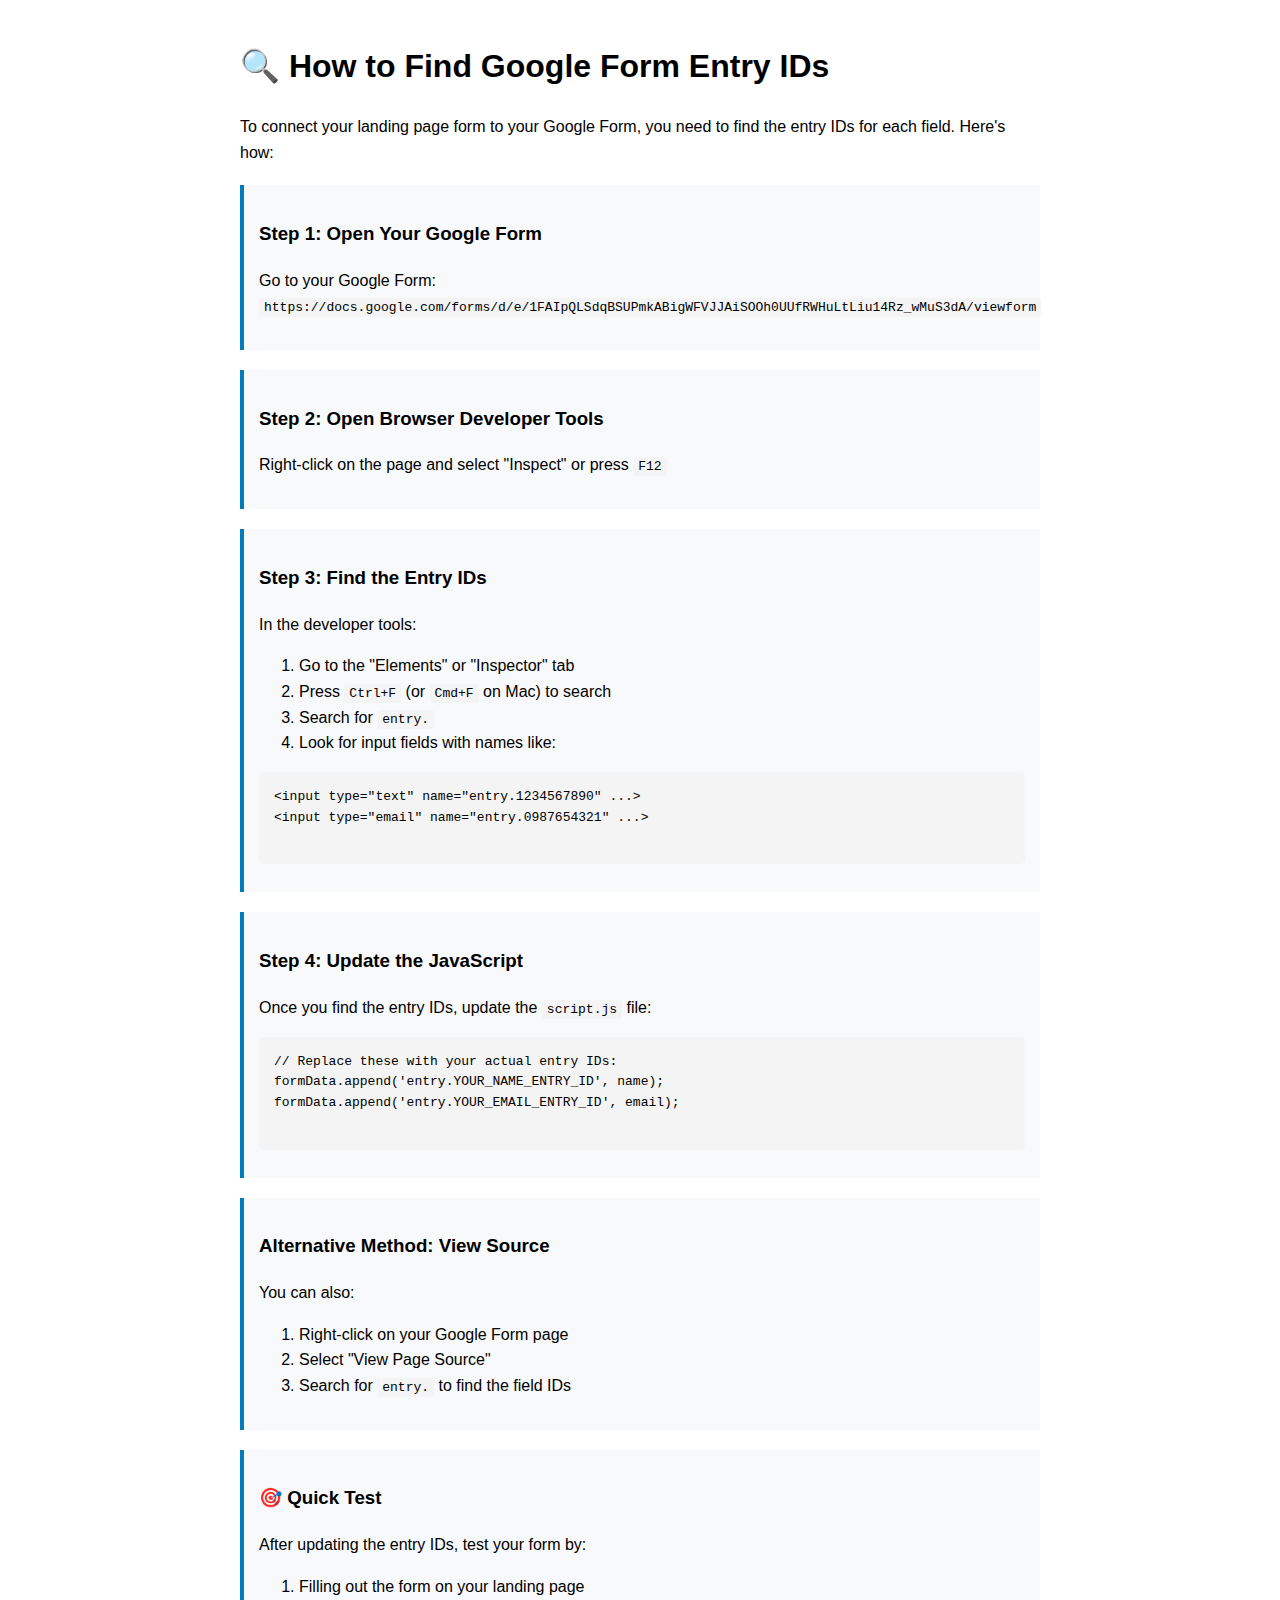
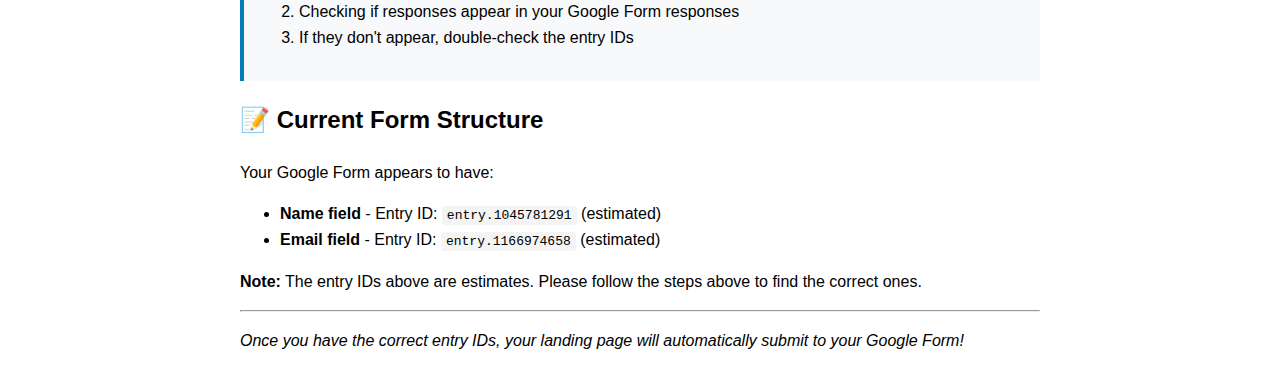
<file: find-entry-ids.html>
<!DOCTYPE html>
<html lang="en">
<head>
    <meta charset="UTF-8">
    <meta name="viewport" content="width=device-width, initial-scale=1.0">
    <title>Find Google Form Entry IDs</title>
    <style>
        body {
            font-family: Arial, sans-serif;
            max-width: 800px;
            margin: 0 auto;
            padding: 20px;
            line-height: 1.6;
        }
        code {
            background: #f4f4f4;
            padding: 2px 5px;
            border-radius: 3px;
        }
        pre {
            background: #f4f4f4;
            padding: 15px;
            border-radius: 5px;
            overflow-x: auto;
        }
        .step {
            margin: 20px 0;
            padding: 15px;
            border-left: 4px solid #007cba;
            background: #f8f9fa;
        }
    </style>
</head>
<body>
    <h1>🔍 How to Find Google Form Entry IDs</h1>
    
    <p>To connect your landing page form to your Google Form, you need to find the entry IDs for each field. Here's how:</p>
    
    <div class="step">
        <h3>Step 1: Open Your Google Form</h3>
        <p>Go to your Google Form: <br>
        <code>https://docs.google.com/forms/d/e/1FAIpQLSdqBSUPmkABigWFVJJAiSOOh0UUfRWHuLtLiu14Rz_wMuS3dA/viewform</code></p>
    </div>
    
    <div class="step">
        <h3>Step 2: Open Browser Developer Tools</h3>
        <p>Right-click on the page and select "Inspect" or press <code>F12</code></p>
    </div>
    
    <div class="step">
        <h3>Step 3: Find the Entry IDs</h3>
        <p>In the developer tools:</p>
        <ol>
            <li>Go to the "Elements" or "Inspector" tab</li>
            <li>Press <code>Ctrl+F</code> (or <code>Cmd+F</code> on Mac) to search</li>
            <li>Search for <code>entry.</code></li>
            <li>Look for input fields with names like:</li>
        </ol>
        <pre>
&lt;input type="text" name="entry.1234567890" ...&gt;
&lt;input type="email" name="entry.0987654321" ...&gt;
        </pre>
    </div>
    
    <div class="step">
        <h3>Step 4: Update the JavaScript</h3>
        <p>Once you find the entry IDs, update the <code>script.js</code> file:</p>
        <pre>
// Replace these with your actual entry IDs:
formData.append('entry.YOUR_NAME_ENTRY_ID', name);
formData.append('entry.YOUR_EMAIL_ENTRY_ID', email);
        </pre>
    </div>
    
    <div class="step">
        <h3>Alternative Method: View Source</h3>
        <p>You can also:</p>
        <ol>
            <li>Right-click on your Google Form page</li>
            <li>Select "View Page Source"</li>
            <li>Search for <code>entry.</code> to find the field IDs</li>
        </ol>
    </div>
    
    <div class="step">
        <h3>🎯 Quick Test</h3>
        <p>After updating the entry IDs, test your form by:</p>
        <ol>
            <li>Filling out the form on your landing page</li>
            <li>Checking if responses appear in your Google Form responses</li>
            <li>If they don't appear, double-check the entry IDs</li>
        </ol>
    </div>
    
    <h2>📝 Current Form Structure</h2>
    <p>Your Google Form appears to have:</p>
    <ul>
        <li><strong>Name field</strong> - Entry ID: <code>entry.1045781291</code> (estimated)</li>
        <li><strong>Email field</strong> - Entry ID: <code>entry.1166974658</code> (estimated)</li>
    </ul>
    
    <p><strong>Note:</strong> The entry IDs above are estimates. Please follow the steps above to find the correct ones.</p>
    
    <hr>
    <p><em>Once you have the correct entry IDs, your landing page will automatically submit to your Google Form!</em></p>
</body>
</html>
</file>
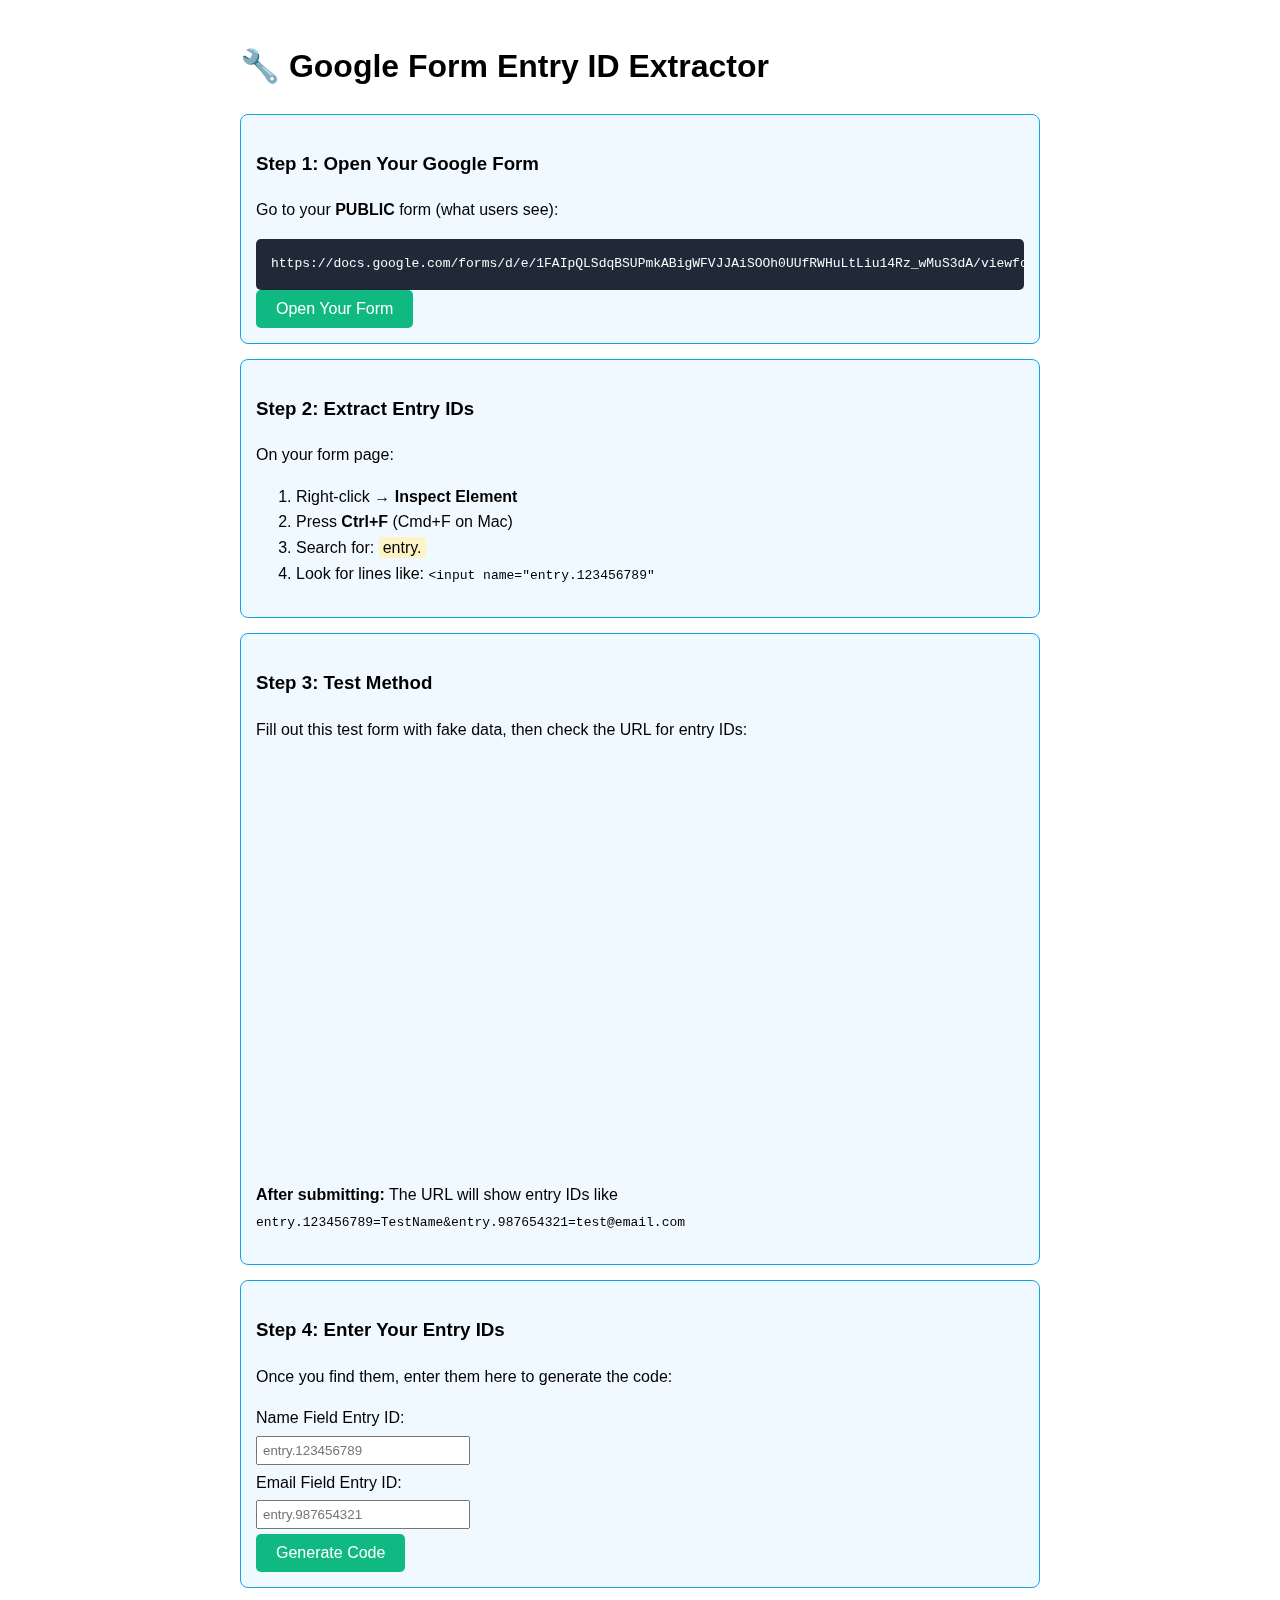
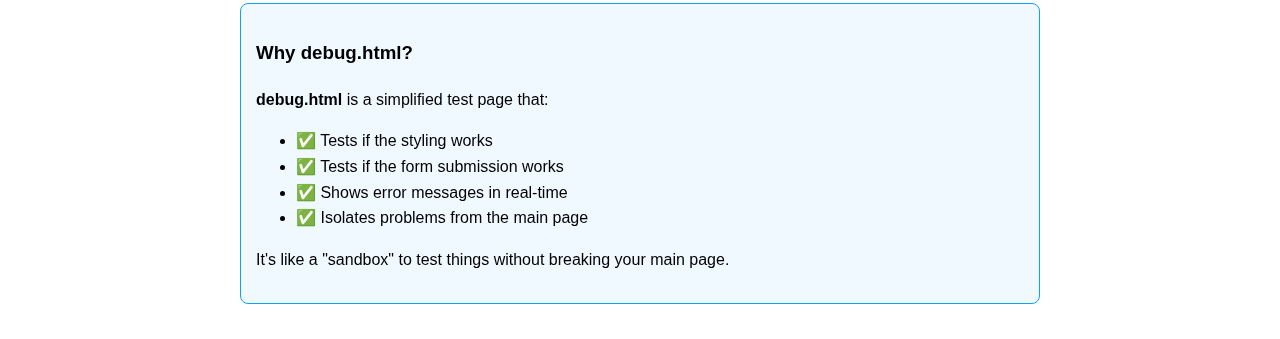
<file: get-form-ids.html>
<!DOCTYPE html>
<html lang="en">
<head>
    <meta charset="UTF-8">
    <meta name="viewport" content="width=device-width, initial-scale=1.0">
    <title>Get Google Form Entry IDs</title>
    <style>
        body {
            font-family: Arial, sans-serif;
            max-width: 800px;
            margin: 0 auto;
            padding: 20px;
            line-height: 1.6;
        }
        .step {
            background: #f0f9ff;
            border: 1px solid #0ea5e9;
            border-radius: 8px;
            padding: 15px;
            margin: 15px 0;
        }
        .code {
            background: #1f2937;
            color: #f9fafb;
            padding: 15px;
            border-radius: 5px;
            font-family: monospace;
            overflow-x: auto;
        }
        .highlight {
            background: #fef3c7;
            padding: 2px 4px;
            border-radius: 3px;
        }
        button {
            background: #10b981;
            color: white;
            border: none;
            padding: 10px 20px;
            border-radius: 5px;
            cursor: pointer;
            font-size: 16px;
        }
        button:hover {
            background: #059669;
        }
        .result {
            background: #ecfdf5;
            border: 1px solid #10b981;
            padding: 15px;
            border-radius: 5px;
            margin: 10px 0;
        }
    </style>
</head>
<body>
    <h1>🔧 Google Form Entry ID Extractor</h1>
    
    <div class="step">
        <h3>Step 1: Open Your Google Form</h3>
        <p>Go to your <strong>PUBLIC</strong> form (what users see):</p>
        <div class="code">
https://docs.google.com/forms/d/e/1FAIpQLSdqBSUPmkABigWFVJJAiSOOh0UUfRWHuLtLiu14Rz_wMuS3dA/viewform
        </div>
        <button onclick="window.open('https://docs.google.com/forms/d/e/1FAIpQLSdqBSUPmkABigWFVJJAiSOOh0UUfRWHuLtLiu14Rz_wMuS3dA/viewform', '_blank')">Open Your Form</button>
    </div>

    <div class="step">
        <h3>Step 2: Extract Entry IDs</h3>
        <p>On your form page:</p>
        <ol>
            <li>Right-click → <strong>Inspect Element</strong></li>
            <li>Press <strong>Ctrl+F</strong> (Cmd+F on Mac)</li>
            <li>Search for: <span class="highlight">entry.</span></li>
            <li>Look for lines like: <code>&lt;input name="entry.123456789"</code></li>
        </ol>
    </div>

    <div class="step">
        <h3>Step 3: Test Method</h3>
        <p>Fill out this test form with fake data, then check the URL for entry IDs:</p>
        
        <iframe src="https://docs.google.com/forms/d/e/1FAIpQLSdqBSUPmkABigWFVJJAiSOOh0UUfRWHuLtLiu14Rz_wMuS3dA/viewform?embedded=true" 
                width="100%" height="400" frameborder="0">Loading…</iframe>
        
        <p><strong>After submitting:</strong> The URL will show entry IDs like <code>entry.123456789=TestName&entry.987654321=test@email.com</code></p>
    </div>

    <div class="step">
        <h3>Step 4: Enter Your Entry IDs</h3>
        <p>Once you find them, enter them here to generate the code:</p>
        
        <label>Name Field Entry ID:</label><br>
        <input type="text" id="nameEntry" placeholder="entry.123456789" style="width: 200px; padding: 5px; margin: 5px 0;"><br>
        
        <label>Email Field Entry ID:</label><br>
        <input type="text" id="emailEntry" placeholder="entry.987654321" style="width: 200px; padding: 5px; margin: 5px 0;"><br>
        
        <button onclick="generateCode()">Generate Code</button>
        
        <div id="generatedCode" style="display: none;">
            <h4>📋 Copy This Code to script.js:</h4>
            <div class="result">
                <pre id="codeOutput"></pre>
            </div>
        </div>
    </div>

    <script>
        function generateCode() {
            const nameEntry = document.getElementById('nameEntry').value.trim();
            const emailEntry = document.getElementById('emailEntry').value.trim();
            
            if (!nameEntry || !emailEntry) {
                alert('Please enter both entry IDs');
                return;
            }
            
            const code = `// Replace these lines in script.js:
formData.append('${nameEntry}', name);
formData.append('${emailEntry}', email);`;
            
            document.getElementById('codeOutput').textContent = code;
            document.getElementById('generatedCode').style.display = 'block';
        }
    </script>

    <div class="step">
        <h3>Why debug.html?</h3>
        <p><strong>debug.html</strong> is a simplified test page that:</p>
        <ul>
            <li>✅ Tests if the styling works</li>
            <li>✅ Tests if the form submission works</li>
            <li>✅ Shows error messages in real-time</li>
            <li>✅ Isolates problems from the main page</li>
        </ul>
        <p>It's like a "sandbox" to test things without breaking your main page.</p>
    </div>
</body>
</html>
</file>
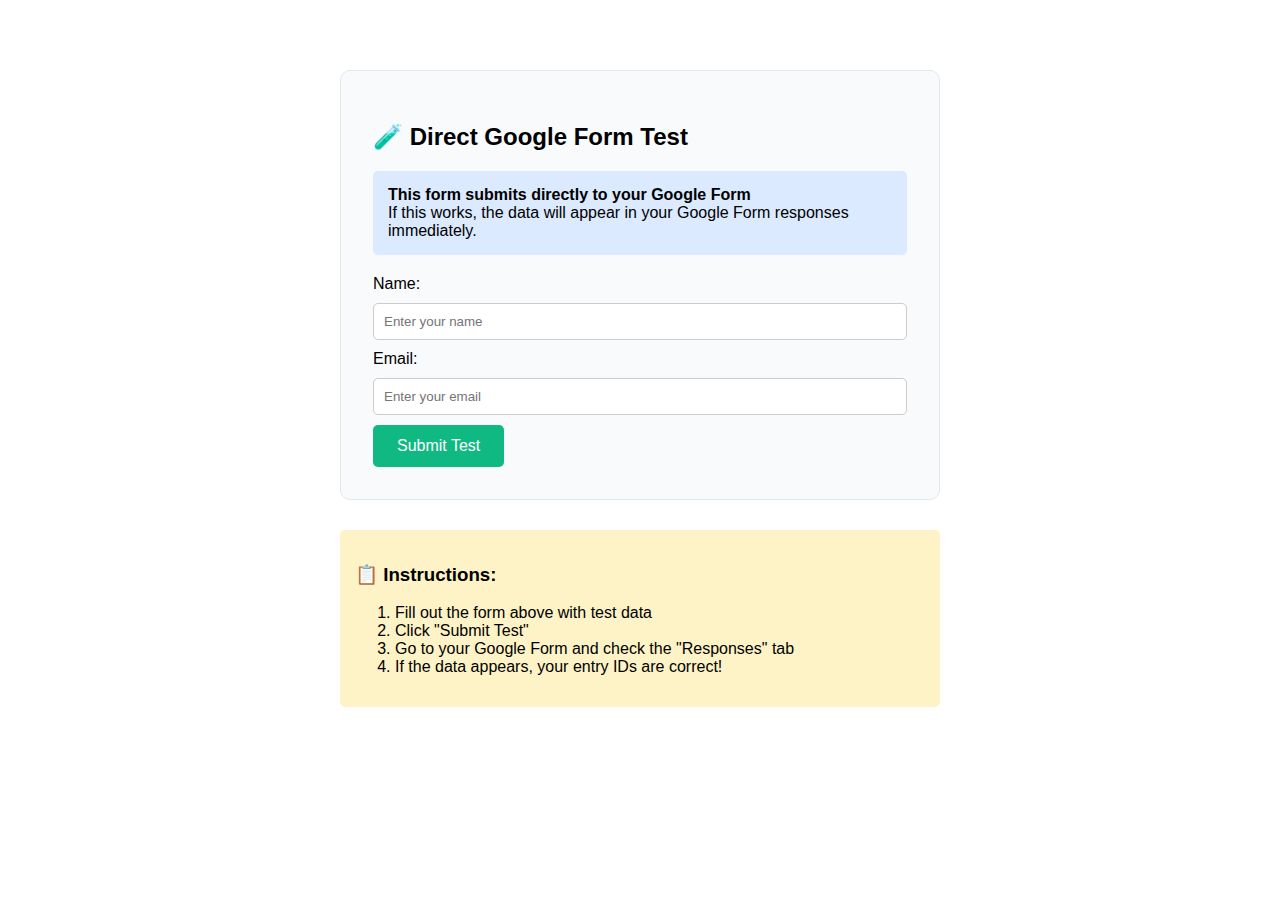
<file: test-form.html>
<!DOCTYPE html>
<html lang="en">
<head>
    <meta charset="UTF-8">
    <meta name="viewport" content="width=device-width, initial-scale=1.0">
    <title>Direct Google Form Test</title>
    <style>
        body {
            font-family: Arial, sans-serif;
            max-width: 600px;
            margin: 50px auto;
            padding: 20px;
        }
        .form-container {
            background: #f8fafc;
            padding: 2rem;
            border-radius: 10px;
            border: 1px solid #e2e8f0;
        }
        input {
            width: 100%;
            padding: 10px;
            margin: 10px 0;
            border: 1px solid #ccc;
            border-radius: 5px;
            box-sizing: border-box;
        }
        button {
            background: #10b981;
            color: white;
            padding: 12px 24px;
            border: none;
            border-radius: 5px;
            cursor: pointer;
            font-size: 16px;
        }
        button:hover {
            background: #059669;
        }
        .info {
            background: #dbeafe;
            padding: 15px;
            border-radius: 5px;
            margin-bottom: 20px;
        }
    </style>
</head>
<body>
    <div class="form-container">
        <h2>🧪 Direct Google Form Test</h2>
        
        <div class="info">
            <strong>This form submits directly to your Google Form</strong><br>
            If this works, the data will appear in your Google Form responses immediately.
        </div>
        
        <!-- Direct form submission to Google Forms -->
        <form action="https://docs.google.com/forms/d/e/1FAIpQLSdqBSUPmkABigWFVJJAiSOOh0UUfRWHuLtLiu14Rz_wMuS3dA/formResponse" 
              method="POST" 
              target="hidden_iframe"
              onsubmit="submitted=true;">
            
            <label for="name">Name:</label>
            <input type="text" name="entry.1096888862" placeholder="Enter your name" required>
            
            <label for="email">Email:</label>
            <input type="email" name="entry.1534687542" placeholder="Enter your email" required>
            
            <button type="submit">Submit Test</button>
        </form>
        
        <!-- Hidden iframe to capture the response -->
        <iframe name="hidden_iframe" id="hidden_iframe" style="display:none;" onload="if(submitted) { document.getElementById('success').style.display='block'; }"></iframe>
        
        <div id="success" style="display:none; margin-top: 20px; padding: 15px; background: #ecfdf5; border: 1px solid #10b981; border-radius: 5px;">
            <strong>✅ Test submitted!</strong><br>
            Check your Google Form responses to see if the data appeared.
        </div>
    </div>
    
    <script>
        var submitted = false;
    </script>
    
    <div style="margin-top: 30px; padding: 15px; background: #fef3c7; border-radius: 5px;">
        <h3>📋 Instructions:</h3>
        <ol>
            <li>Fill out the form above with test data</li>
            <li>Click "Submit Test"</li>
            <li>Go to your Google Form and check the "Responses" tab</li>
            <li>If the data appears, your entry IDs are correct!</li>
        </ol>
    </div>
</body>
</html>
</file>
<file: styles.css>
/* Reset and Base Styles */
* {
    margin: 0;
    padding: 0;
    box-sizing: border-box;
}

:root {
    /* Irish-inspired color palette */
    --emerald-500: #10b981;
    --emerald-600: #059669;
    --emerald-700: #047857;
    --emerald-50: #ecfdf5;
    --emerald-100: #d1fae5;
    
    --orange-500: #f97316;
    --orange-600: #ea580c;
    
    --slate-50: #f8fafc;
    --slate-100: #f1f5f9;
    --slate-200: #e2e8f0;
    --slate-600: #475569;
    --slate-700: #334155;
    --slate-800: #1e293b;
    --slate-900: #0f172a;
    
    --white: #ffffff;
    --black: #000000;
    
    /* Typography */
    --font-family: 'Inter', -apple-system, BlinkMacSystemFont, 'Segoe UI', sans-serif;
    
    /* Spacing */
    --container-max-width: 1200px;
    --section-padding: 5rem 0;
    
    /* Animations */
    --transition: all 0.3s cubic-bezier(0.4, 0, 0.2, 1);
    --shadow-sm: 0 1px 2px 0 rgb(0 0 0 / 0.05);
    --shadow-md: 0 4px 6px -1px rgb(0 0 0 / 0.1), 0 2px 4px -2px rgb(0 0 0 / 0.1);
    --shadow-lg: 0 10px 15px -3px rgb(0 0 0 / 0.1), 0 4px 6px -4px rgb(0 0 0 / 0.1);
    --shadow-xl: 0 20px 25px -5px rgb(0 0 0 / 0.1), 0 8px 10px -6px rgb(0 0 0 / 0.1);
}

body {
    font-family: var(--font-family);
    line-height: 1.6;
    color: var(--slate-700);
    background-color: var(--white);
    overflow-x: hidden;
}

.container {
    max-width: var(--container-max-width);
    margin: 0 auto;
    padding: 0 1.5rem;
}

/* Header & Navigation */
.header {
    position: fixed;
    top: 0;
    left: 0;
    right: 0;
    background: rgba(255, 255, 255, 0.95);
    backdrop-filter: blur(10px);
    border-bottom: 1px solid var(--slate-200);
    z-index: 1000;
    transition: var(--transition);
}

.nav-container {
    max-width: var(--container-max-width);
    margin: 0 auto;
    padding: 0 1.5rem;
    display: flex;
    align-items: center;
    justify-content: space-between;
    height: 4rem;
}

.logo {
    display: flex;
    align-items: center;
    gap: 0.5rem;
    font-weight: 700;
    font-size: 1.25rem;
    color: var(--emerald-600);
    text-decoration: none;
}

.logo-icon {
    font-size: 1.5rem;
}

.nav-links {
    display: flex;
    align-items: center;
    gap: 2rem;
}

.nav-link {
    text-decoration: none;
    color: var(--slate-600);
    font-weight: 500;
    transition: var(--transition);
    position: relative;
}

.nav-link:hover {
    color: var(--emerald-600);
}

.nav-link.cta-button {
    background: var(--emerald-600);
    color: var(--white);
    padding: 0.5rem 1rem;
    border-radius: 0.5rem;
    font-weight: 600;
}

.nav-link.cta-button:hover {
    background: var(--emerald-700);
    color: var(--white);
    transform: translateY(-1px);
    box-shadow: var(--shadow-md);
}

/* Language Toggle */
.language-toggle {
    margin-left: 1rem;
}

.lang-button {
    background: var(--white);
    border: 2px solid var(--slate-300);
    border-radius: 0.625rem;
    padding: 0.5rem 1rem;
    cursor: pointer;
    transition: var(--transition);
    font-weight: 600;
    color: var(--slate-700);
    font-size: 1rem;
    display: flex;
    align-items: center;
    gap: 0.25rem;
    min-width: 60px;
    justify-content: center;
    position: relative;
}

.lang-button:hover {
    background: var(--slate-100);
    border-color: var(--slate-400);
}

.lang-button:active {
    transform: scale(0.98);
}

.lang-button.active {
    background: var(--emerald-100);
    border-color: var(--emerald-300);
    color: var(--emerald-700);
}

/* Language toggle conditional styling */
.lang-button::after {
    content: '';
    position: absolute;
    right: -25px;
    top: 50%;
    transform: translateY(-50%);
    font-weight: 700;
    font-size: 0.9rem;
    opacity: 0.7;
    transition: var(--transition);
}

/* When showing EN (Irish mode), show GA in green */
.lang-button[data-lang="en"]::after {
    content: 'GA';
    color: var(--emerald-600);
}

/* When showing GA (English mode), show EN in orange */
.lang-button[data-lang="ga"]::after {
    content: 'EN';
    color: var(--orange-500);
}

.lang-text {
    font-family: monospace;
    font-weight: 600;
}

/* Hero Section */
.hero {
    padding: 8rem 0 6rem;
    background: linear-gradient(135deg, var(--emerald-50) 0%, var(--slate-50) 100%);
    position: relative;
    overflow: hidden;
}

.hero::before {
    content: '';
    position: absolute;
    top: 0;
    left: 0;
    right: 0;
    bottom: 0;
    background-image: radial-gradient(circle at 20% 80%, rgba(16, 185, 129, 0.1) 0%, transparent 50%),
                      radial-gradient(circle at 80% 20%, rgba(249, 115, 22, 0.1) 0%, transparent 50%);
    pointer-events: none;
}

.hero-container {
    max-width: var(--container-max-width);
    margin: 0 auto;
    padding: 0 1.5rem;
    display: grid;
    grid-template-columns: 1fr 1fr;
    gap: 4rem;
    align-items: center;
    position: relative;
    z-index: 1;
}

.hero-title {
    font-size: clamp(2.5rem, 5vw, 4rem);
    font-weight: 700;
    line-height: 1.1;
    color: var(--slate-900);
    margin-bottom: 1.5rem;
}

.ai-voicebot {
    background: linear-gradient(135deg, var(--orange-600) 0%, var(--orange-500) 100%);
    background-clip: text;
    -webkit-background-clip: text;
    -webkit-text-fill-color: transparent;
    font-weight: 800;
}

.irish-text {
    color: var(--emerald-600);
    font-style: italic;
    font-weight: 900;
    font-size: 1.2em;
    text-shadow: 0 2px 4px rgba(16, 185, 129, 0.3);
}

/* Irish Text with Sound Waves */
.irish-text-with-waves {
    display: inline-flex;
    align-items: center;
    gap: 0.5rem;
}

.text-sound-waves {
    display: inline-flex;
    align-items: center;
    gap: 0.15rem;
    height: 1.2em;
    margin-left: 0.3rem;
}

.text-sound-waves .wave {
    background: var(--emerald-600);
    border-radius: 2px;
    animation: wave-animation 1.5s ease-in-out infinite;
    width: 3px;
}

.text-sound-waves .wave:nth-child(1) { animation-delay: 0s; height: 40%; }
.text-sound-waves .wave:nth-child(2) { animation-delay: 0.1s; height: 80%; }
.text-sound-waves .wave:nth-child(3) { animation-delay: 0.2s; height: 100%; }
.text-sound-waves .wave:nth-child(4) { animation-delay: 0.3s; height: 60%; }
.text-sound-waves .wave:nth-child(5) { animation-delay: 0.4s; height: 45%; }

.hero-description {
    font-size: 1.25rem;
    color: var(--slate-600);
    margin-bottom: 2.5rem;
    line-height: 1.7;
}

/* Early Access Form */
.early-access-form {
    background: linear-gradient(135deg, var(--white) 0%, rgba(236, 253, 245, 0.5) 100%);
    border-radius: 1.5rem;
    padding: 2rem;
    box-shadow: 
        0 20px 25px -5px rgba(16, 185, 129, 0.1), 
        0 10px 10px -5px rgba(16, 185, 129, 0.04),
        0 0 0 1px rgba(16, 185, 129, 0.05);
    border: 2px solid transparent;
    background-clip: padding-box;
    margin-bottom: 2rem;
    position: relative;
    overflow: hidden;
    transition: var(--transition);
}

/* Mobile form - hidden on desktop */
.mobile-form {
    display: none;
}

.early-access-form::before {
    content: '';
    position: absolute;
    top: 0;
    left: 0;
    right: 0;
    height: 4px;
    background: linear-gradient(90deg, var(--emerald-500), var(--orange-500), var(--emerald-500));
    background-size: 200% 100%;
    animation: shimmer 3s ease-in-out infinite;
}

@keyframes shimmer {
    0%, 100% { background-position: 200% 0; }
    50% { background-position: -200% 0; }
}

.early-access-form:hover {
    transform: translateY(-2px);
    box-shadow: 
        0 25px 50px -12px rgba(16, 185, 129, 0.15), 
        0 20px 25px -5px rgba(16, 185, 129, 0.1),
        0 0 0 1px rgba(16, 185, 129, 0.1);
}

.form-title {
    font-size: 1.75rem;
    font-weight: 800;
    background: linear-gradient(135deg, var(--slate-900) 0%, var(--emerald-600) 100%);
    background-clip: text;
    -webkit-background-clip: text;
    -webkit-text-fill-color: transparent;
    margin-bottom: 0.75rem;
    text-align: center;
    position: relative;
}

.form-title::after {
    content: '';
    position: absolute;
    bottom: -8px;
    left: 50%;
    transform: translateX(-50%);
    width: 60px;
    height: 3px;
    background: linear-gradient(90deg, var(--emerald-500), var(--orange-500));
    border-radius: 2px;
}

.form-subtitle {
    color: var(--slate-600);
    text-align: center;
    margin-bottom: 2rem;
    font-size: 1.1rem;
    line-height: 1.6;
    opacity: 0.9;
}

.signup-form {
    margin-bottom: 1.5rem;
}

.form-row {
    display: grid;
    grid-template-columns: 1fr;
    gap: 1rem;
    align-items: stretch;
    margin-bottom: 1.5rem;
}

.form-row input,
.form-input {
    padding: 1rem 1.25rem;
    border: 2px solid var(--slate-200);
    border-radius: 0.75rem;
    font-size: 1rem;
    font-weight: 500;
    transition: all 0.3s cubic-bezier(0.4, 0, 0.2, 1);
    background: var(--white);
    width: 100%;
    position: relative;
    box-shadow: 0 1px 3px rgba(0, 0, 0, 0.1);
}

.form-row input:focus,
.form-input:focus {
    outline: none;
    border-color: var(--emerald-500);
    background: var(--white);
    box-shadow: 
        0 0 0 4px rgba(16, 185, 129, 0.1),
        0 4px 6px -1px rgba(16, 185, 129, 0.1);
    transform: translateY(-1px);
}

.form-row input:hover,
.form-input:hover {
    border-color: var(--emerald-300);
    box-shadow: 0 2px 4px rgba(0, 0, 0, 0.1);
}

.form-row input::placeholder,
.form-input::placeholder {
    color: var(--slate-400);
    font-weight: 400;
}

.submit-btn {
    background: linear-gradient(135deg, var(--emerald-600) 0%, var(--emerald-500) 100%);
    color: var(--white);
    border: none;
    padding: 1rem 2rem;
    border-radius: 0.75rem;
    font-weight: 700;
    font-size: 1rem;
    cursor: pointer;
    transition: all 0.3s cubic-bezier(0.4, 0, 0.2, 1);
    display: flex;
    align-items: center;
    justify-content: center;
    gap: 0.5rem;
    min-width: 140px;
    position: relative;
    overflow: hidden;
    box-shadow: 
        0 4px 6px -1px rgba(16, 185, 129, 0.3),
        0 2px 4px -1px rgba(16, 185, 129, 0.1);
}

.submit-btn::before {
    content: '';
    position: absolute;
    top: 0;
    left: -100%;
    width: 100%;
    height: 100%;
    background: linear-gradient(90deg, transparent, rgba(255, 255, 255, 0.2), transparent);
    transition: left 0.5s;
}

.submit-btn:hover::before {
    left: 100%;
}

.submit-btn:hover {
    transform: translateY(-2px) scale(1.02);
    box-shadow: 
        0 10px 15px -3px rgba(16, 185, 129, 0.4),
        0 4px 6px -2px rgba(16, 185, 129, 0.2);
    background: linear-gradient(135deg, var(--emerald-500) 0%, var(--emerald-400) 100%);
}

.submit-btn:hover span {
    color: var(--white);
}

.submit-btn:active {
    transform: translateY(-1px) scale(1.01);
}

.submit-btn:disabled {
    opacity: 0.7;
    cursor: not-allowed;
    transform: none;
    background: var(--slate-400);
}

.submit-btn:disabled:hover {
    transform: none;
    box-shadow: none;
}

.signup-stats {
    text-align: center;
    padding: 1.5rem 0 0.5rem;
    margin-top: 1rem;
    border-top: 1px solid var(--emerald-100);
    position: relative;
}

.signup-stats::before {
    content: '';
    position: absolute;
    top: -1px;
    left: 50%;
    transform: translateX(-50%);
    width: 50px;
    height: 2px;
    background: linear-gradient(90deg, var(--emerald-400), var(--orange-400));
    border-radius: 1px;
}

.stat-number {
    font-size: 2.5rem;
    font-weight: 900;
    color: var(--emerald-600);
    display: block;
    margin-bottom: 0.25rem;
    animation: countUp 0.6s ease-out;
    text-shadow: 0 2px 4px rgba(16, 185, 129, 0.3);
}

@keyframes countUp {
    from { 
        opacity: 0; 
        transform: translateY(20px) scale(0.8); 
    }
    to { 
        opacity: 1; 
        transform: translateY(0) scale(1); 
    }
}

.stat-label {
    color: var(--slate-600);
    font-size: 0.95rem;
    font-weight: 500;
    opacity: 0.8;
}

.early-access-form .success-message {
    display: none;
    text-align: center;
    padding: 2rem;
    background: linear-gradient(135deg, var(--emerald-50) 0%, rgba(255, 255, 255, 0.9) 100%);
    border: 2px solid var(--emerald-200);
    border-radius: 1rem;
    margin-top: 1.5rem;
    position: relative;
    overflow: hidden;
}

.early-access-form .success-message::before {
    content: '';
    position: absolute;
    top: 0;
    left: 0;
    right: 0;
    height: 4px;
    background: linear-gradient(90deg, var(--emerald-400), var(--orange-400), var(--emerald-400));
    background-size: 200% 100%;
    animation: successShimmer 2s ease-in-out infinite;
}

@keyframes successShimmer {
    0%, 100% { background-position: 200% 0; }
    50% { background-position: -200% 0; }
}

.early-access-form .success-message.show {
    display: block;
    animation: successSlideIn 0.6s cubic-bezier(0.4, 0, 0.2, 1);
}

@keyframes successSlideIn {
    from { 
        opacity: 0; 
        transform: translateY(30px) scale(0.9); 
    }
    to { 
        opacity: 1; 
        transform: translateY(0) scale(1); 
    }
}

.early-access-form .success-icon {
    font-size: 3rem;
    margin-bottom: 1rem;
    animation: successBounce 0.6s ease-out 0.3s both;
}

@keyframes successBounce {
    0% { transform: scale(0) rotate(0deg); }
    50% { transform: scale(1.2) rotate(5deg); }
    100% { transform: scale(1) rotate(0deg); }
}

.early-access-form .success-message h4 {
    color: var(--emerald-700);
    font-weight: 700;
    font-size: 1.25rem;
    margin-bottom: 0.75rem;
}

.early-access-form .success-message p {
    color: var(--emerald-600);
    font-size: 1rem;
    font-weight: 500;
    opacity: 0.9;
}

.primary-button {
    display: inline-flex;
    align-items: center;
    gap: 0.5rem;
    background: linear-gradient(135deg, var(--emerald-600) 0%, var(--emerald-500) 100%);
    color: var(--white);
    text-decoration: none;
    padding: 1rem 2rem;
    border-radius: 0.75rem;
    font-weight: 600;
    font-size: 1.1rem;
    transition: var(--transition);
    box-shadow: var(--shadow-lg);
    max-width: fit-content;
}

.primary-button:hover {
    transform: translateY(-2px);
    box-shadow: var(--shadow-xl);
}

.primary-button svg {
    transition: var(--transition);
}

.primary-button:hover svg {
    transform: translateX(2px);
}

.hero-stats {
    display: flex;
    flex-direction: column;
    gap: 0.25rem;
}

.stat-number {
    font-size: 2rem;
    font-weight: 700;
    color: var(--emerald-600);
}

.stat-label {
    color: var(--slate-600);
    font-size: 0.9rem;
}

/* Voice Animation */
.hero-visual {
    display: flex;
    justify-content: center;
    align-items: center;
    position: relative;
}

.voice-animation {
    position: relative;
    display: flex;
    flex-direction: column;
    align-items: center;
    gap: 2rem;
}

.sound-wave {
    display: flex;
    align-items: center;
    gap: 0.25rem;
    height: 4rem;
}

.wave {
    width: 0.25rem;
    background: linear-gradient(135deg, var(--emerald-500) 0%, var(--emerald-600) 100%);
    border-radius: 0.125rem;
    animation: wave-animation 1.5s ease-in-out infinite;
}

.wave:nth-child(1) { animation-delay: 0s; height: 1rem; }
.wave:nth-child(2) { animation-delay: 0.1s; height: 2rem; }
.wave:nth-child(3) { animation-delay: 0.2s; height: 3rem; }
.wave:nth-child(4) { animation-delay: 0.3s; height: 2rem; }
.wave:nth-child(5) { animation-delay: 0.4s; height: 1rem; }

@keyframes wave-animation {
    0%, 100% { transform: scaleY(1); }
    50% { transform: scaleY(0.3); }
}



.ai-badge {
    background: var(--white);
    padding: 0.75rem 1.5rem;
    border-radius: 2rem;
    box-shadow: var(--shadow-lg);
    font-weight: 600;
    color: var(--slate-700);
    border: 2px solid var(--emerald-100);
}

/* Features Section */
.features {
    padding: var(--section-padding);
    background: var(--white);
}

.section-title {
    text-align: center;
    font-size: 2.5rem;
    font-weight: 700;
    color: var(--slate-900);
    margin-bottom: 3rem;
}

.features-grid {
    display: grid;
    grid-template-columns: repeat(auto-fit, minmax(320px, 1fr));
    gap: 2rem;
    margin-top: 3rem;
}

.feature-card {
    background: var(--white);
    padding: 2rem;
    border-radius: 1rem;
    box-shadow: var(--shadow-md);
    border: 1px solid var(--slate-200);
    transition: var(--transition);
    text-align: center;
}

.feature-card:hover {
    transform: translateY(-4px);
    box-shadow: var(--shadow-xl);
    border-color: var(--emerald-200);
}

.feature-icon {
    font-size: 2.5rem;
    margin-bottom: 1rem;
}

.feature-card h3 {
    font-size: 1.25rem;
    font-weight: 600;
    color: var(--slate-900);
    margin-bottom: 1rem;
}

.feature-card p {
    color: var(--slate-600);
    line-height: 1.7;
}

/* About Section */
.about {
    padding: var(--section-padding);
    background: var(--slate-50);
}

.about-content {
    display: grid;
    grid-template-columns: 1fr 1fr;
    gap: 4rem;
    align-items: center;
}

.about-text h2 {
    font-size: 2.5rem;
    font-weight: 700;
    color: var(--slate-900);
    margin-bottom: 1.5rem;
}

.lead {
    font-size: 1.25rem;
    color: var(--slate-600);
    margin-bottom: 1.5rem;
    line-height: 1.7;
}

.about-text p {
    color: var(--slate-600);
    margin-bottom: 2rem;
    line-height: 1.7;
}

.mission-points {
    display: flex;
    flex-direction: column;
    gap: 1rem;
}

.point {
    display: flex;
    align-items: center;
    gap: 0.75rem;
    font-weight: 500;
    color: var(--slate-700);
}

.point-icon {
    font-size: 1.25rem;
}

.ireland-outline {
    display: flex;
    justify-content: center;
    align-items: center;
}

.ireland-svg {
    width: 200px;
    height: 300px;
    filter: drop-shadow(0 10px 20px rgba(16, 185, 129, 0.2));
}

/* Waitlist Section */
.waitlist {
    padding: var(--section-padding);
    background: linear-gradient(135deg, var(--emerald-600) 0%, var(--emerald-700) 100%);
    color: var(--white);
}

.waitlist-content {
    text-align: center;
    max-width: 600px;
    margin: 0 auto;
}

.waitlist h2 {
    font-size: 2.5rem;
    font-weight: 700;
    margin-bottom: 1rem;
}

.waitlist p {
    font-size: 1.25rem;
    margin-bottom: 3rem;
    opacity: 0.9;
}

.waitlist-form {
    display: flex;
    flex-direction: column;
    gap: 1.5rem;
    margin-bottom: 2rem;
}

.form-group {
    position: relative;
}

.form-group input,
.form-group select {
    width: 100%;
    padding: 1rem 1.5rem;
    border: none;
    border-radius: 0.75rem;
    font-size: 1rem;
    background: var(--white);
    color: var(--slate-700);
    box-shadow: var(--shadow-md);
    transition: var(--transition);
}

.form-group input:focus,
.form-group select:focus {
    outline: none;
    box-shadow: 0 0 0 3px rgba(255, 255, 255, 0.3);
    transform: translateY(-1px);
}

.submit-button {
    background: var(--white);
    color: var(--emerald-600);
    border: none;
    padding: 1rem 2rem;
    border-radius: 0.75rem;
    font-size: 1.1rem;
    font-weight: 600;
    cursor: pointer;
    transition: var(--transition);
    display: flex;
    align-items: center;
    justify-content: center;
    gap: 0.5rem;
    position: relative;
}

.submit-button:hover {
    background: var(--slate-50);
    transform: translateY(-2px);
    box-shadow: var(--shadow-lg);
}

.submit-button:disabled {
    opacity: 0.7;
    cursor: not-allowed;
    transform: none;
}

.button-spinner {
    width: 1.25rem;
    height: 1.25rem;
    border: 2px solid rgba(255, 255, 255, 0.3);
    border-top: 2px solid var(--white);
    border-radius: 50%;
    animation: buttonSpin 0.8s linear infinite;
    display: none;
}

@keyframes buttonSpin {
    0% { transform: rotate(0deg); }
    100% { transform: rotate(360deg); }
}

.success-message {
    display: none;
    background: var(--white);
    color: var(--slate-700);
    padding: 2rem;
    border-radius: 1rem;
    text-align: center;
    box-shadow: var(--shadow-lg);
}

.success-message.show {
    display: block;
    animation: fadeInUp 0.5s ease-out;
}

@keyframes fadeInUp {
    from {
        opacity: 0;
        transform: translateY(20px);
    }
    to {
        opacity: 1;
        transform: translateY(0);
    }
}

.success-icon {
    font-size: 3rem;
    margin-bottom: 1rem;
}

.success-message h3 {
    font-size: 1.5rem;
    font-weight: 600;
    margin-bottom: 0.5rem;
    color: var(--emerald-600);
}

/* Footer */
.footer {
    background: var(--slate-900);
    color: var(--white);
    padding: 3rem 0 1rem;
}

.footer-content {
    display: flex;
    justify-content: space-between;
    align-items: center;
    margin-bottom: 2rem;
}

.footer-brand .logo {
    color: var(--emerald-400);
    margin-bottom: 0.5rem;
}

.footer-brand p {
    color: var(--slate-400);
    font-size: 0.9rem;
}

.footer-links {
    display: flex;
    gap: 2rem;
}

.footer-links a {
    color: var(--slate-400);
    text-decoration: none;
    transition: var(--transition);
}

.footer-links a:hover {
    color: var(--emerald-400);
}

.footer-bottom {
    text-align: center;
    padding-top: 2rem;
    border-top: 1px solid var(--slate-800);
}

.footer-bottom p {
    color: var(--slate-500);
    font-size: 0.9rem;
}

.footer-credit {
    margin-top: 0.5rem;
    color: var(--slate-400);
    display: flex;
    align-items: center;
    justify-content: center;
    gap: 0.5rem;
}

.examinaite-logo-link {
    display: inline-flex;
    align-items: center;
    text-decoration: none;
    transition: var(--transition);
}

.examinaite-logo {
    height: 3.5rem;
    width: auto;
    display: inline-block;
    transition: var(--transition);
    opacity: 0.9;
}

.examinaite-logo-link:hover .examinaite-logo {
    opacity: 1;
    transform: scale(1.05);
}

/* Responsive Design */
@media (max-width: 768px) {
    .nav-links {
        gap: 1rem;
    }
    
    .language-toggle {
        margin-left: 0.5rem;
    }
    
    .lang-button {
        padding: 0.25rem 0.5rem;
        font-size: 0.75rem;
    }
    
    .hero-container {
        grid-template-columns: 1fr;
        gap: 2rem;
        text-align: center;
    }
    
    /* Hide desktop form on mobile */
    .hero-visual .early-access-form {
        display: none;
    }
    
    /* Show mobile form */
    .mobile-form {
        display: block;
    }
    
    .hero {
        padding: 6rem 0 4rem;
    }
    
    .form-row {
        grid-template-columns: 1fr;
        gap: 1.25rem;
        align-items: stretch;
    }
    
    .form-row input {
        width: 100%;
        padding: 1.125rem 1.25rem;
        font-size: 1.05rem;
        /* Preserve enhanced mobile styling */
        border: 2px solid var(--slate-200);
        border-radius: 0.75rem;
        font-weight: 500;
        transition: all 0.3s cubic-bezier(0.4, 0, 0.2, 1);
        background: var(--white);
        box-shadow: 0 1px 3px rgba(0, 0, 0, 0.1);
    }
    
    .submit-btn {
        width: 100%;
        justify-self: stretch;
        padding: 1.25rem 2rem;
        font-size: 1.05rem;
        margin-top: 0.5rem;
        /* Preserve enhanced mobile button styling */
        background: linear-gradient(135deg, var(--emerald-600) 0%, var(--emerald-500) 100%);
        border-radius: 0.75rem;
        font-weight: 700;
        transition: all 0.3s cubic-bezier(0.4, 0, 0.2, 1);
        box-shadow: 
            0 4px 6px -1px rgba(16, 185, 129, 0.3),
            0 2px 4px -1px rgba(16, 185, 129, 0.1);
        position: relative;
        overflow: hidden;
    }
    
    .early-access-form {
        padding: 2rem 1.5rem;
        margin: 2rem 0 1.5rem 0;
        border-radius: 1.25rem;
        /* Preserve enhanced styling on mobile */
        background: linear-gradient(135deg, var(--white) 0%, rgba(236, 253, 245, 0.5) 100%);
        box-shadow: 
            0 20px 25px -5px rgba(16, 185, 129, 0.1), 
            0 10px 10px -5px rgba(16, 185, 129, 0.04),
            0 0 0 1px rgba(16, 185, 129, 0.05);
        border: 2px solid transparent;
        background-clip: padding-box;
        position: relative;
        overflow: hidden;
        transition: var(--transition);
    }
    
    .form-title {
        font-size: 1.5rem;
    }
    
    .form-subtitle {
        font-size: 1rem;
        margin-bottom: 1.75rem;
    }
    
    .stat-number {
        font-size: 2rem;
    }
    
    .about-content {
        grid-template-columns: 1fr;
        gap: 3rem;
        text-align: center;
    }
    
    .footer-content {
        flex-direction: column;
        gap: 2rem;
        text-align: center;
    }
    
    .footer-links {
        gap: 1.5rem;
    }
}

@media (max-width: 640px) {
    .nav-container {
        padding: 0 1rem;
    }
    
    .container {
        padding: 0 1rem;
    }
    
    .hero-title {
        font-size: 2.5rem;
    }
    
    .section-title {
        font-size: 2rem;
    }
    
    .features-grid {
        grid-template-columns: 1fr;
    }
    
    .feature-card {
        padding: 1.5rem;
    }
}

/* FAQ Styles */
.faq-container {
    display: flex;
    flex-direction: column;
    gap: 1rem;
    max-width: 900px;
    margin: 0 auto;
}

.faq-item {
    background: var(--slate-800);
    border-radius: 1rem;
    border: 1px solid var(--slate-700);
    transition: var(--transition);
    overflow: hidden;
}

.faq-item:hover {
    border-color: var(--slate-600);
}

.faq-question {
    font-size: 1.25rem;
    font-weight: 600;
    color: var(--white);
    margin: 0;
    padding: 1.5rem 4rem 1.5rem 2rem;
    cursor: pointer;
    line-height: 1.4;
    position: relative;
    user-select: none;
    transition: transform 0.2s ease;
}

.faq-item:hover .faq-question {
    transform: scale(1.02);
}

.faq-question::after {
    content: '▼';
    position: absolute;
    right: 2rem;
    top: 50%;
    transform: translateY(-50%);
    font-size: 0.9rem;
    color: var(--slate-400);
    transition: transform 0.3s ease;
}

.faq-item.active .faq-question::after {
    transform: translateY(-50%) rotate(180deg);
}

.faq-answer {
    max-height: 0;
    overflow: hidden;
    transition: max-height 0.3s ease;
    color: var(--white);
    font-size: 1rem;
    line-height: 1.7;
}

.faq-item.active .faq-answer {
    max-height: 5000px;
}

.faq-answer-content {
    padding: 0 2rem 2rem 2rem;
}

.faq-answer p {
    margin-bottom: 1rem;
}

.faq-answer p:last-child {
    margin-bottom: 0;
}

.faq-answer ul,
.faq-answer ol {
    margin: 1rem 0;
    padding-left: 2rem;
    color: var(--white);
}

.faq-answer li {
    margin-bottom: 0.5rem;
}

.faq-answer strong {
    color: var(--emerald-400);
    font-weight: 600;
}

.faq-answer a {
    color: var(--emerald-400);
    text-decoration: none;
    transition: var(--transition);
    font-weight: 500;
}

.faq-answer a:hover {
    color: var(--emerald-300);
    text-decoration: underline;
}

.faq-answer a.examinaite-link {
    color: #E8519B;
}

.faq-answer a.examinaite-link:hover {
    color: #F876B8;
    text-decoration: underline;
}

.nav-link.active {
    color: var(--emerald-400);
    position: relative;
}

.nav-link.active::after {
    content: '';
    position: absolute;
    bottom: -5px;
    left: 0;
    right: 0;
    height: 2px;
    background: var(--emerald-400);
    border-radius: 2px;
}

@media (max-width: 768px) {
    .faq-question {
        font-size: 1.1rem;
        padding: 1.25rem 3rem 1.25rem 1.5rem;
    }
    
    .faq-question::after {
        right: 1.5rem;
    }
    
    .faq-answer-content {
        padding: 0 1.5rem 1.5rem 1.5rem;
    }
}
</file>
